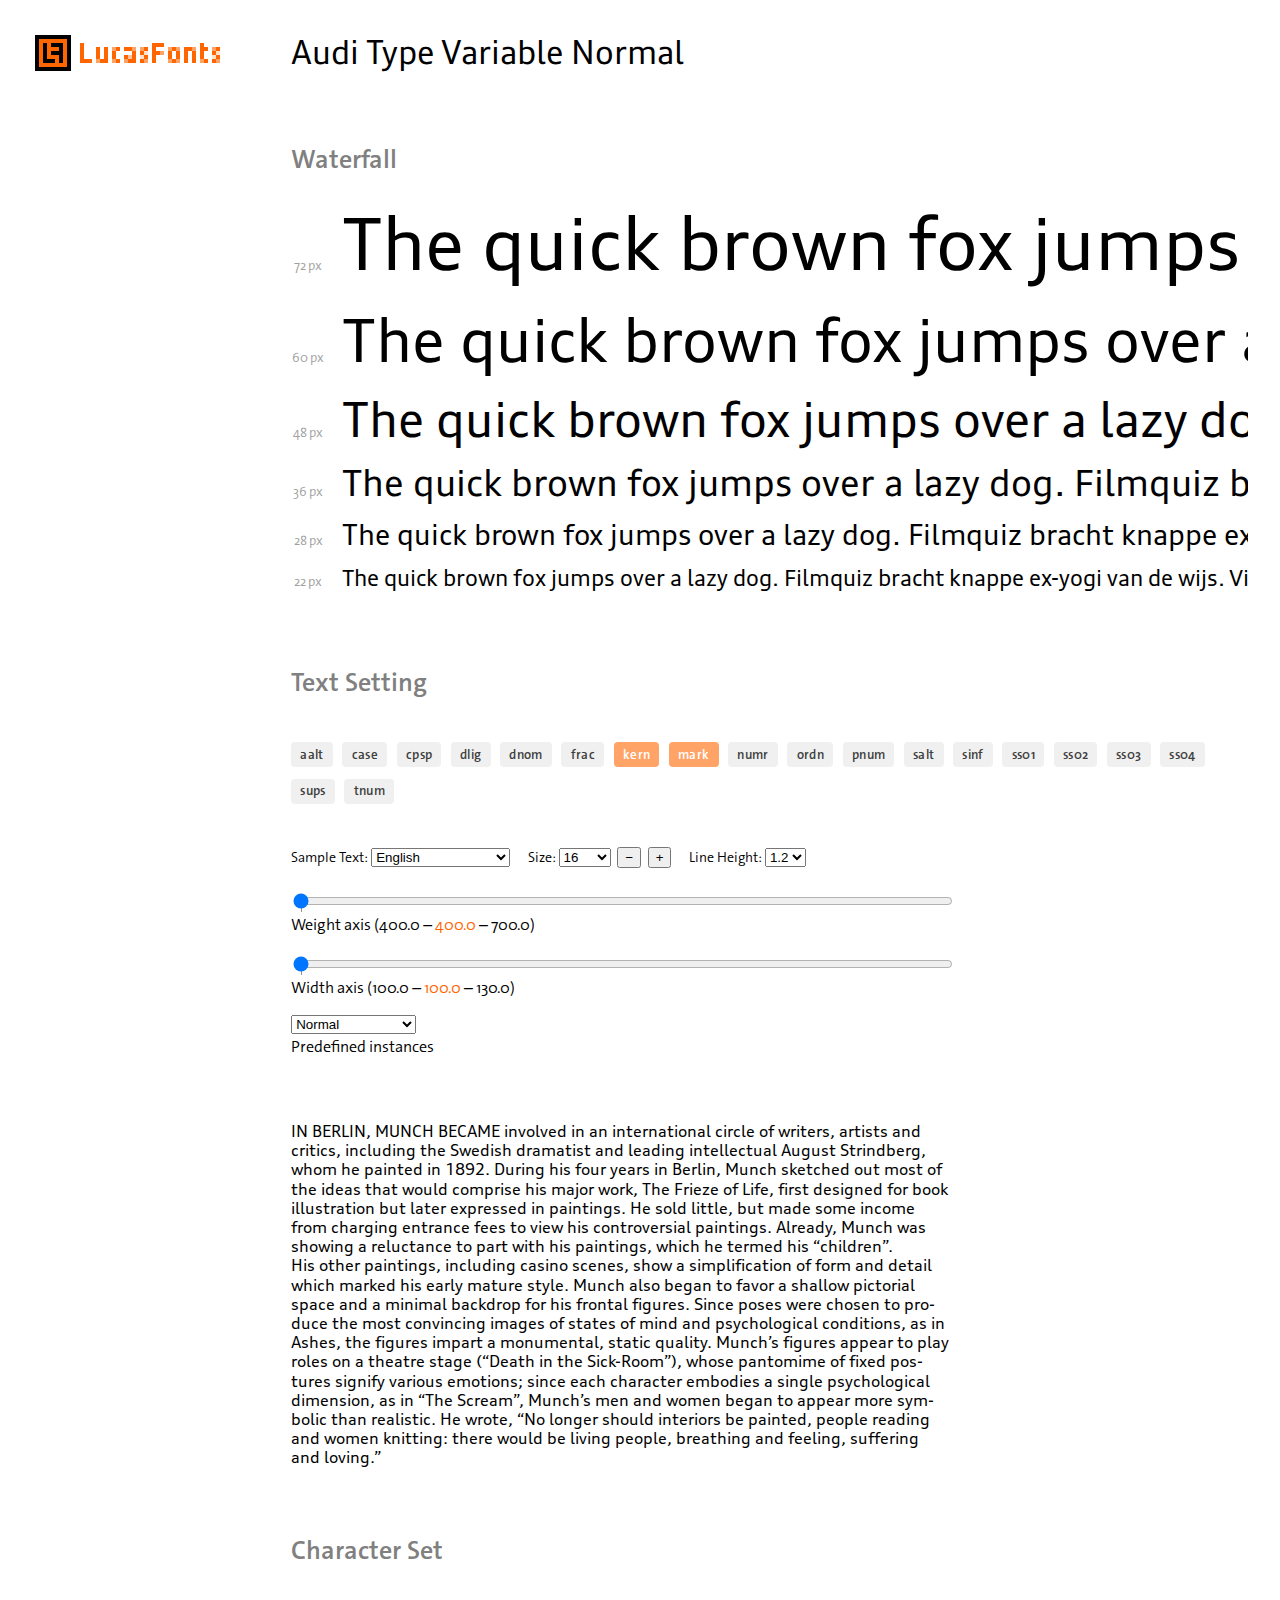
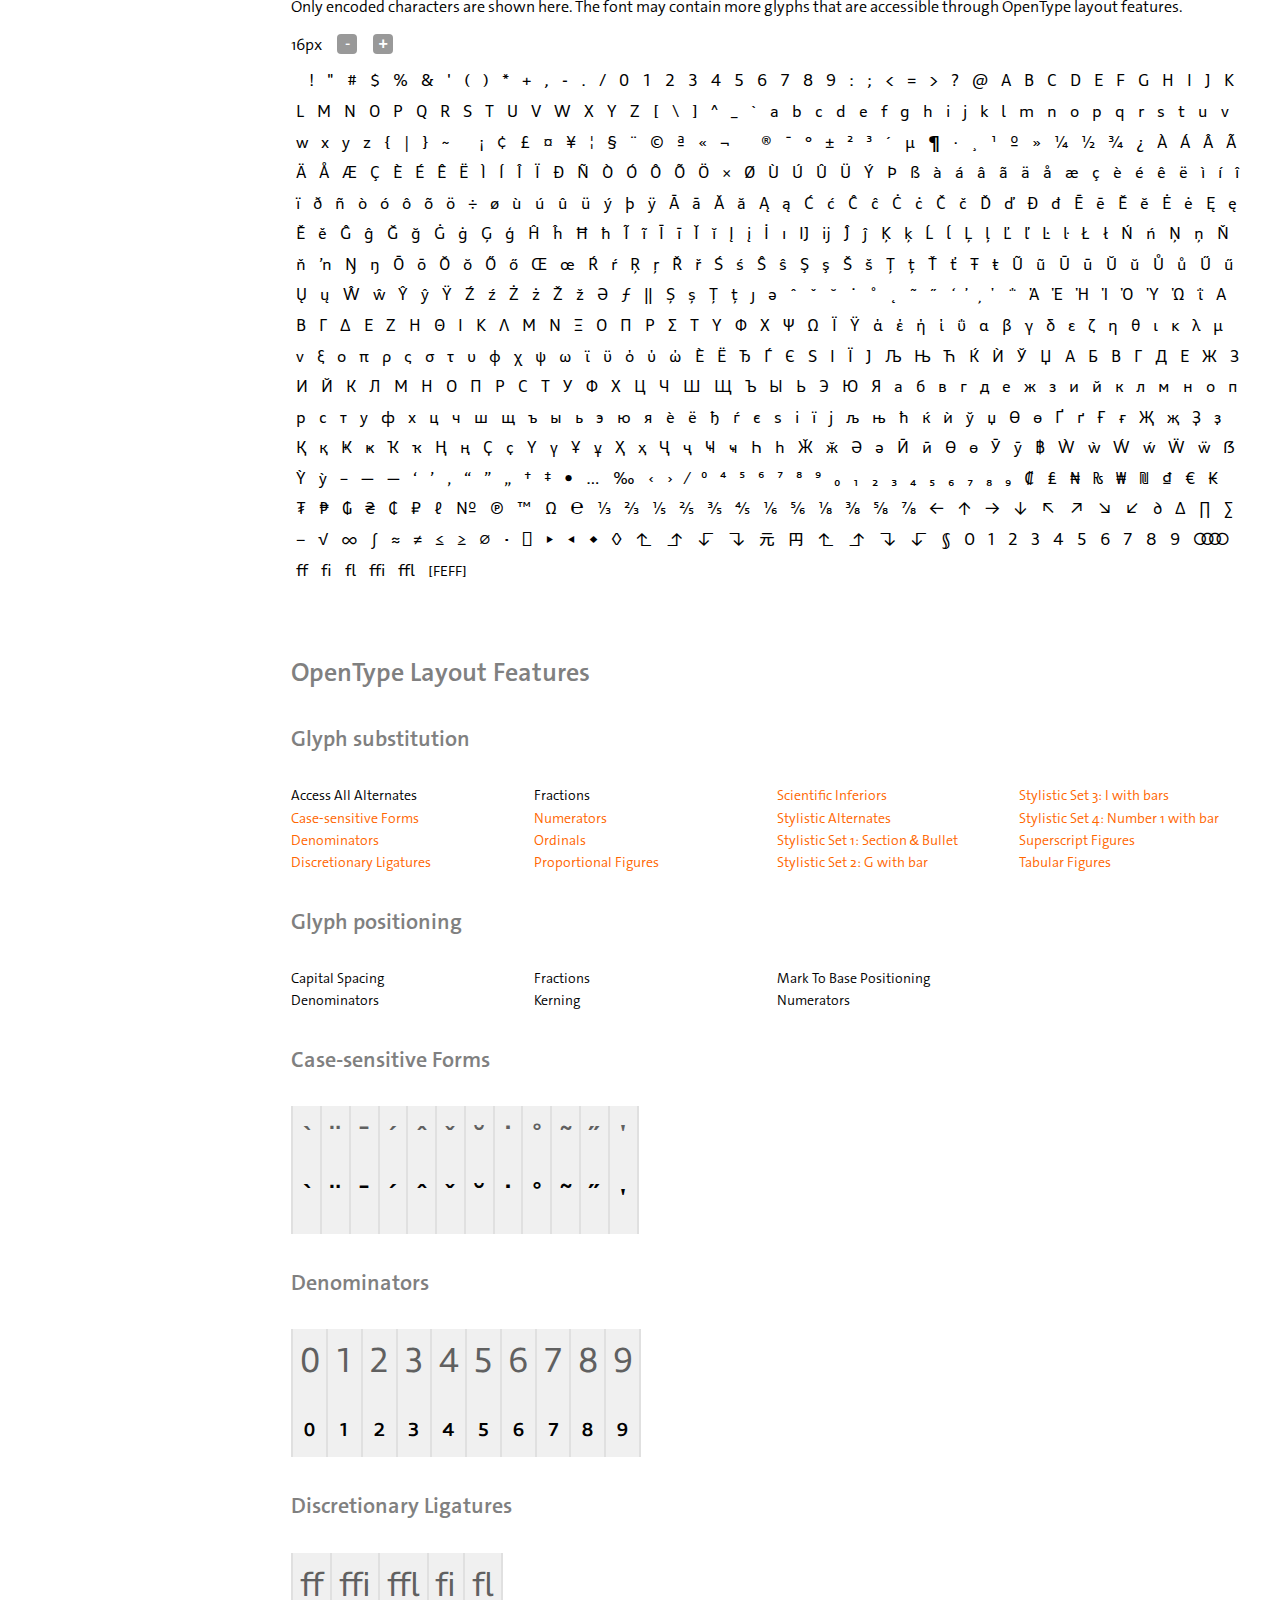
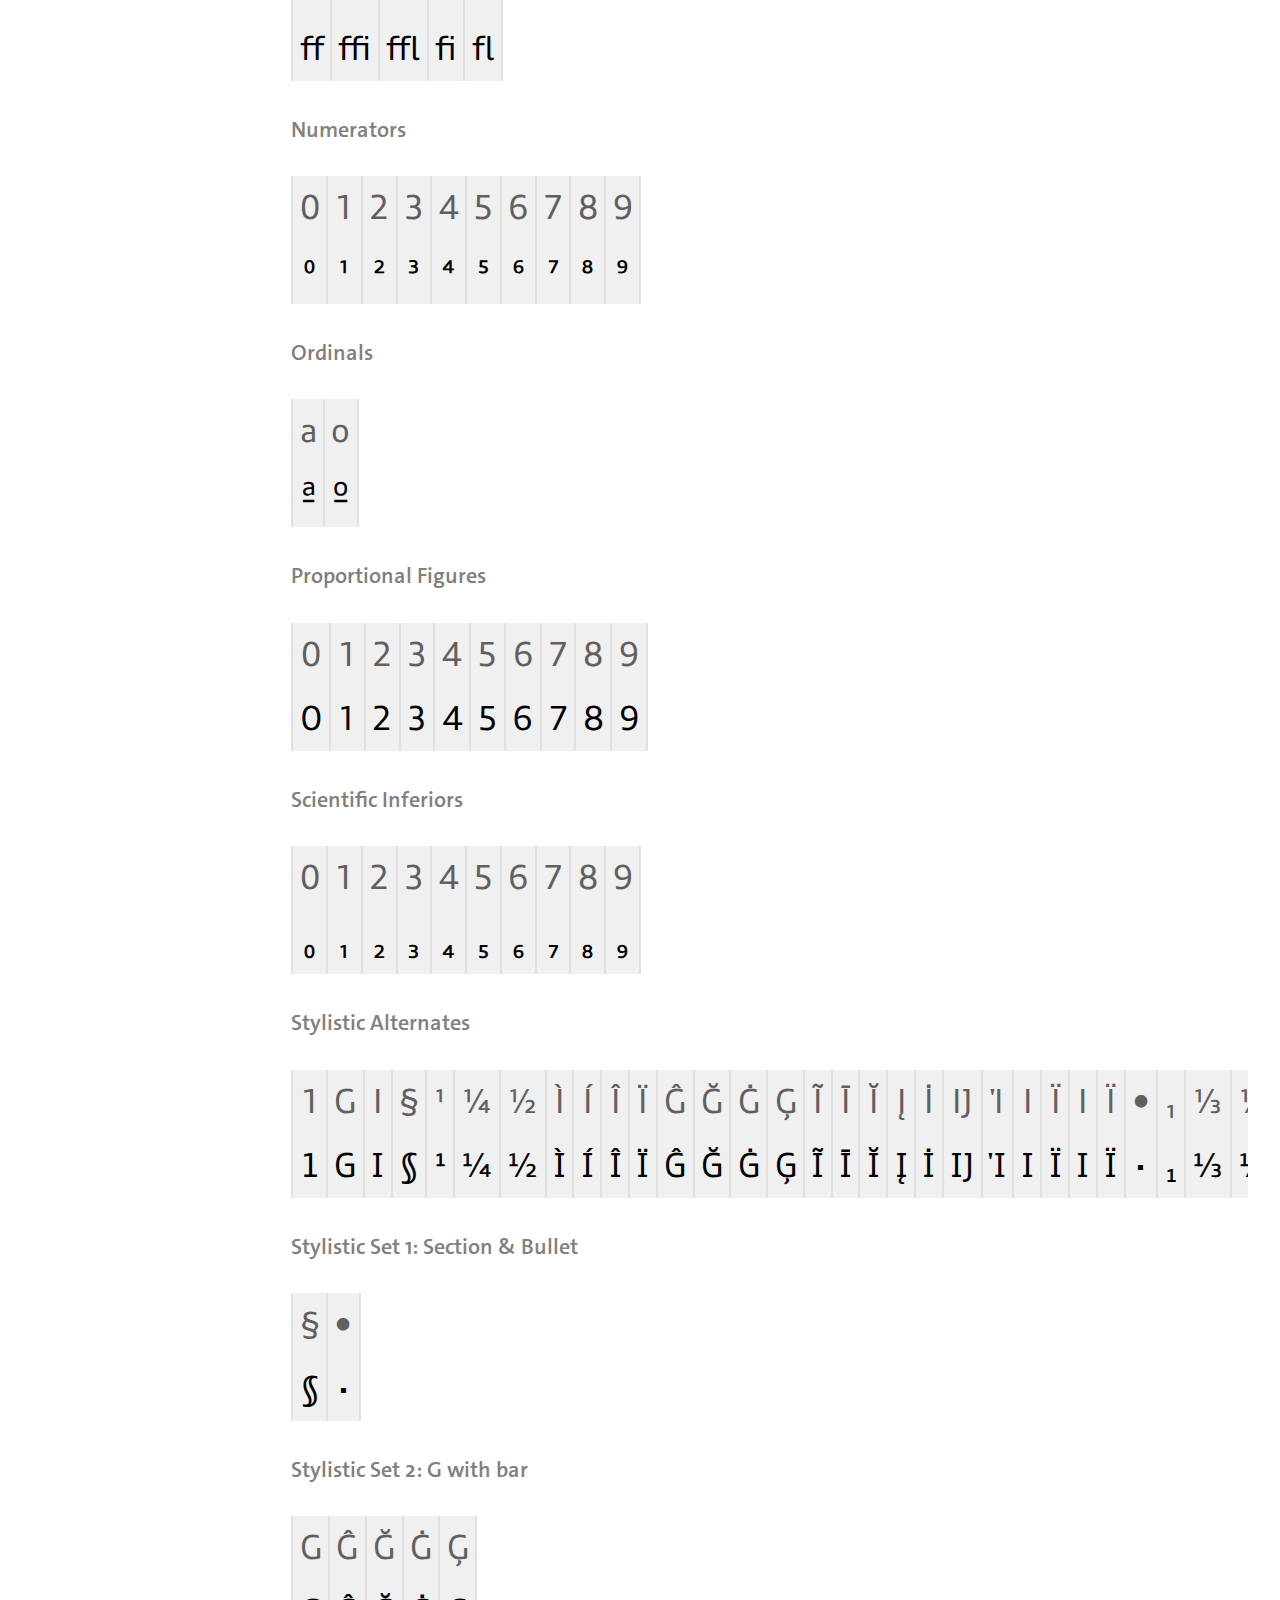
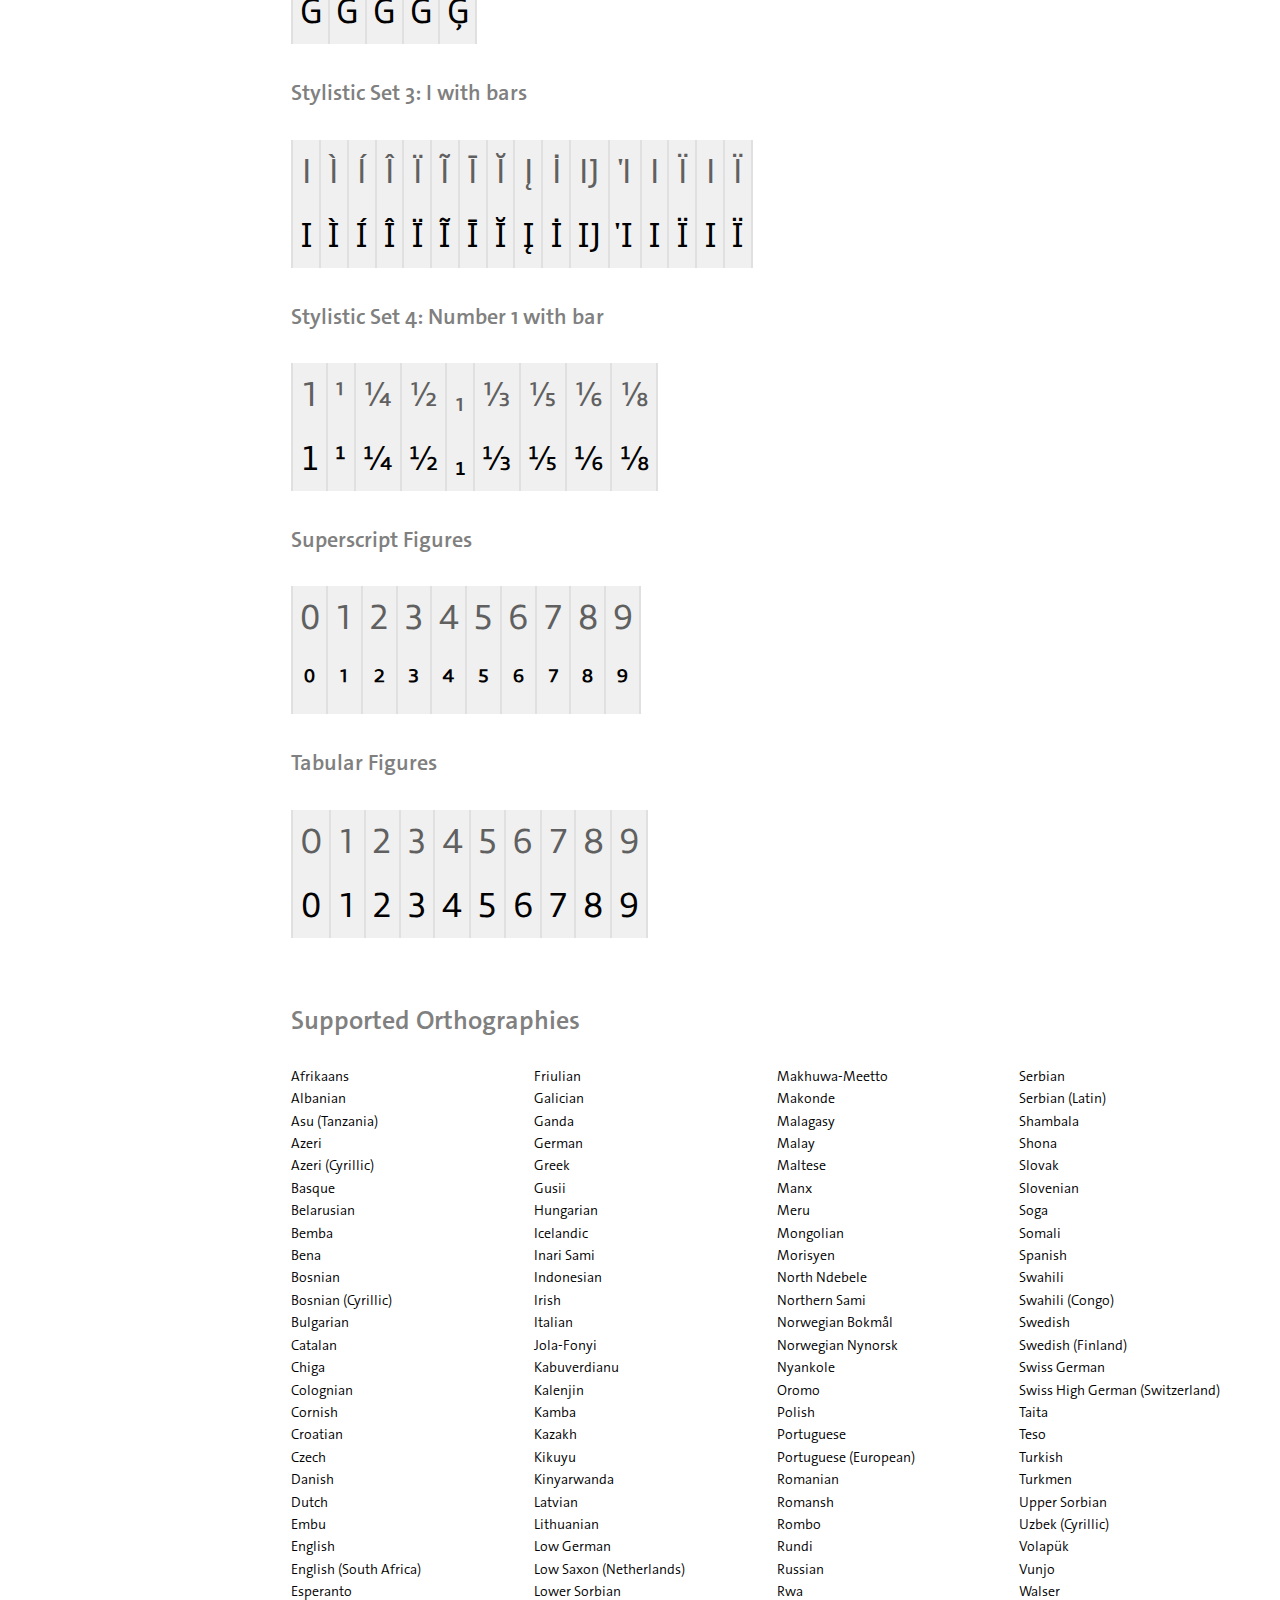
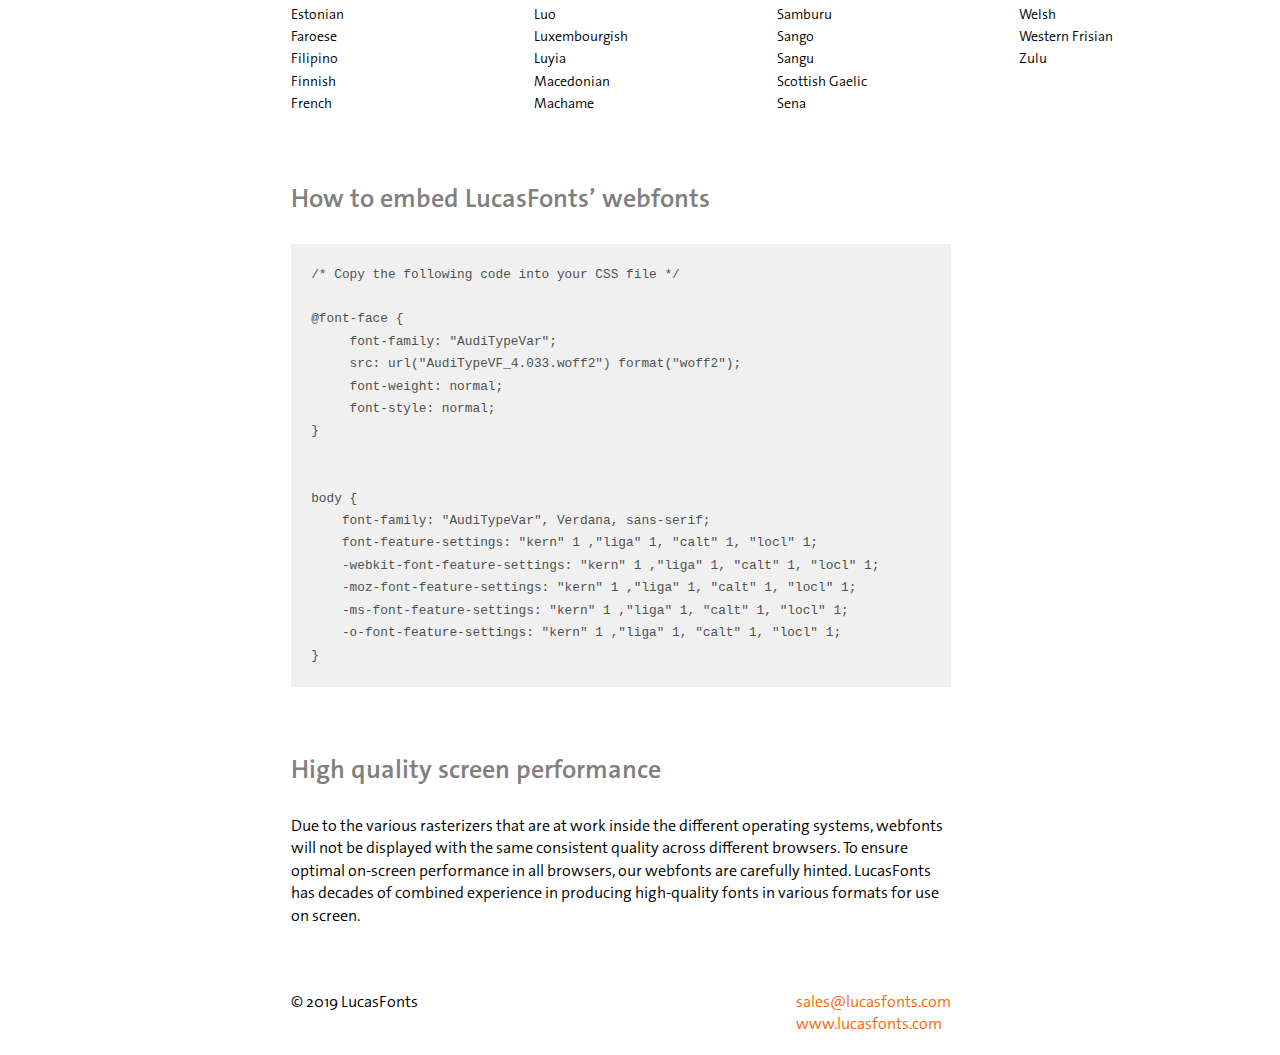
<file: fonts/audi/AudiTypeVF_4.033.html>
<!DOCTYPE html>
<html lang="en">
	<head>
		<meta charset="utf-8">
		<meta name="language" content="en">

		<title>Audi Type Variable Normal</title>

		<style type="text/css">
		<!--
			@font-face {
				font-family: "AudiTypeVar";
				src: url("AudiTypeVF_4.033.woff2") format("woff2");
				font-weight: normal;
				font-style: normal;
			}


			@font-face {
				font-family: "TextFont";
				src: url("[data-uri]") format("woff2");
				font-weight: normal;
			}

			@font-face {
				font-family: "TextFont";
				src: url("[data-uri]") format("woff2");
				font-weight: bold;
			}

			body {
				font-family: TextFont, Calibri, -apple-system, Verdana, sans-serif;
				line-height: 1.4em;
				color: #000;
				margin: 0;
				padding: 0 2em 4em 2.2em;
				font-feature-settings: 'kern' 1 ,'liga' 1, 'calt' 1;
				-webkit-font-feature-settings: 'kern' 1 ,'liga' 1, 'calt' 1;
				-moz-font-feature-settings: 'kern' 1 ,'liga' 1, 'calt' 1;
				-ms-font-feature-settings: 'kern' 1 ,'liga' 1, 'calt' 1;
				-o-font-feature-settings: 'kern' 1 ,'liga' 1, 'calt' 1;
				-webkit-font-smoothing: antialiased;
			}
			#contents { margin: 0 0 2em 16em; }
			#contents > div { margin-bottom: 4em; background: #ffffff; }
			.webfont { font-family: "AudiTypeVar", monospace; }
			p { margin: 0; }
			a, .reset { color: #ff6600; text-decoration: none; outline: none; }
			a:hover, a:active { color: #ff6600; text-decoration: underline; }
			h1 { position: relative; width: 192px; height: 36px; text-indent: -9000px; }
			h1 a { width: 192px; height: 36px; display: block; }
			h2 { margin: 35px 0 44px 0; font-size: 32px; line-height: 36px; font-weight: normal; }
			h3 { font-size: 1.6em; line-height: 1.5em; color: #808080; font-weight: bold; }
			h4 { font-family: TextFont, Calibri, -apple-system, Verdana, sans-serif; font-size: 1.4em; line-height: 1.5em; color: #808080; font-weight: bold;}
			table { border-collapse: collapse; }
			td { vertical-align: top; margin: 0; padding: 0 5em 0 0;}
			#pangram-wrapper span { display: inline-block; padding: 0.5em; margin: 0;}
			
			/*
			#waterfall-wrapper, #pangram-wrapper, #text-wrapper, #info-wrapper, #orthography-wrapper, #embedding-wrapper, #footer {
				border-top: 1px solid #CCCCCC;
				border-bottom: 1px solid #CCCCCC;
			}
			*/

			#waterfall-wrapper {
				overflow: hidden;
			}
			#waterfall-wrapper table th {
				vertical-align: baseline;
				font-size: 0.8em;
				font-weight: normal;
				white-space: nowrap;
				padding-right: 1.4em;
				color: #a0a0a0;
			}
			/*#waterfall-wrapper table tr {
				border-bottom: 1px solid #e0e0e0;
			}
			#waterfall-wrapper table {
				border-top: 1px solid #e0e0e0;
			}*/
			#waterfall-wrapper table td {
				vertical-align: baseline;
			}
			#waterfall-wrapper table td p {
				position: relative;
				white-space: nowrap;
			}
			.px72 { line-height: 76px; }
			.px72 td { font-size: 72px; }
			.px60 { line-height: 70px; }
			.px60 td { font-size: 60px; }
			.px48 { line-height: 52px; }
			.px48 td { font-size: 48px; }
			.px36 { line-height: 46px; }
			.px36 td { font-size: 36px; }
			.px28 { line-height: 38px; }
			.px28 td { font-size: 28px; }
			.px22 { line-height: 34px; }
			.px22 td { font-size: 22px; }
			#resizer { height: 30px; margin: 1em 0 0.3em 0; }
			#size-status { width: 30px; height: 30px; float: left; }
			p#pangram { font-size: 16px; line-height: 21px; color: black; padding: 0; margin: 0}
			#pangram span { border-radius: 0.2em; display: inline-block; padding: 0.1em 5px; margin: 0 3px 0.4em 0;}
			#pangram span:hover {
				transition: all 0.2s;
				transform: scale(2);
				background: #fff;
				box-shadow: 0 0 0.3em #505050;
				color: #000;
			}
			#pangram .hover { background-color: #fff; color: #ff6400 }
			#pangram .active { background-color: #ffa366; color: #fff }
			#pangram span.active:hover { background: #ffc299; color: #202020; }
			#minus, #plus { display: block; width: 20px; height: 20px; float: left; margin: 0 0 0 16px; font-weight: bold; background: #999; color: white; line-height: 20px; text-align: center;
			 -webkit-border-radius: 4px; -moz-border-radius: 4px; border-radius: 4px; }
			#minus:hover, #plus:hover { cursor: pointer; color: white; background: #666; text-decoration: none; }
			#minus:active, #plus:active { margin-top: 1px; text-decoration: none; }
			#contents > div#ot-control { line-height: 2.3em; margin-bottom: 1em;}
			#ot-control label {
				display: inline-block;
				height: 20px;
				margin: 0 0.5em 0 0;
				padding: 0.2em 0.7em 0.2em 0.7em;
				font-weight: bold;
				font-size: 13px;
				background: #f0f0f0;
				color: #404040;
				line-height: 20px;
				border-radius: 4px;
				letter-spacing: 0.03em;
			}
			#ot-control-form { background: #fff; padding: 0.5em 0 1em 0; width: 100%;}
			#ot-control-form label:hover { background: #e4e4e4; }
			
			#ot-control label.checked {
				background: #ffa366;
				color: #fff;
			}
			#ot-control label.checked:hover {
				background: #ffc299;
				color: #202020;
			}
			#ot-features .columns {
				width: 100%;
			}
			#ot-features div table {
				display: block;
				font-size: 2em;
				line-height: 2em;
				margin: 0 0 1em 0;
				padding: 0;
				overflow-x: auto;
				::-webkit-scrollbar{
				    -webkit-appearance: none;
				    width: 7px;
				}
				::-webkit-scrollbar-thumb {
				    border-radius: 4px;
				    background-color: rgba(0,0,0,.5); 
				    -webkit-box-shadow: 0 0 1px rgba(255,255,255,.5);
				}
			}
			#ot-features div td {
				margin: 0;
				padding: 0 0.2em;
				background: #F0F0F0;
				vertical-align: baseline;
				text-align: center;
				border-left: 2px solid #e0e0e0;
				border-right: 2px solid #e0e0e0;
			}
			#ot-features div table tr:first-child {
				color: #606060;
			}
			#contents > div#typography-selector { line-height: 2.3em; margin-bottom: 1em; font-size: 0.9em;}
			#typo-control-form label { margin-right: 1em; }
			#typo-control-form label button { margin-left: 0.5em; }
			#text-wrapper, #typography-selector, #info-wrapper, #footer, #embedding-wrapper, #varfont-selector { max-width: 660px; }
			#text-wrapper { hyphens: auto; -webkit-hyphens: auto; line-height: 1.2em; font-size: 16px; }
			#orthography-wrapper ul, #ot-features ul {
				font-size: 0.9em;
				padding: 0;
				list-style-type: none;
				margin: 0;
				columns: 4;
			}
			#varfont-selector input, #varfont-selector label {
				display: block;
				width: 100%;
			}
			#varfont-selector input, #varfont-selector select {
				margin-top: 1.2em;
			}
			pre { font-size: 0.8em; background: #F0F0F0; color: #505050; padding: 20px; font-family: Consolas, Menlo, "Courier New", monospace; overflow: hidden; font-feature-settings: "liga" 0; -webkit-font-feature-settings: 'liga' 0; -moz-font-feature-settings: 'liga' 0; -ms-font-feature-settings: 'liga' 0; -o-font-feature-settings: 'liga' 0;}
			.copyright { float: left; }
			.links { float: right; }
			.links a { display: block; }
			.sticky { position: fixed; top: 0; left: 0; border-bottom: 1px solid #c0c0c0; padding-left: 1em;}
			.sticky + #typography-selector { padding-top: 200px; }
			.sticky h3 {
				margin: 0.5em 0 0 0;
			}
			/*********** LOGO **************/
			#logo { width: 192px; height: 36px; float: left; position: absolute; margin: 0 60px 0 0; }
			#logo div {	position: absolute; overflow: hidden; }
			.black { background: black; }
			.orange { background: #ff6600; }
			.sub1 { width: 4px; height: 4px; background: #ffa366; }
			.sub2 { width: 4px; height: 4px; background: #ffc299; }
			.sub3 { width: 4px; height: 4px; background: #ffe1cc; }
			.lf1 { width: 36px; height: 36px; }
			.lf2 { width: 28px; height: 28px; top: 4px; left: 4px; }
			.l1 { width: 4px; height: 16px; top: 8px; left: 8px; }
			.l2 { width: 12px; height: 4px; top: 24px; left: 8px; }
			.f1 { width: 12px; height: 4px; top: 8px; left: 16px; }
			.f2 { width: 12px; height: 4px; top: 16px; left: 16px; }
			.f3 { width: 4px; height: 16px; top: 12px; left: 24px; }
			.l3 { width: 4px; height: 20px; top: 8px; left: 45px; }
			.l4 { width: 8px; height: 4px; top: 24px; left: 49px; }
			.u1 { width: 4px; height: 16px; top: 12px; left: 61px; }
			.u2 { width: 4px; height: 4px; top: 24px; left: 65px; }
			.u3 { width: 4px; height: 16px; top: 12px; left: 69px; }
			.u4 { top: 24px; left: 61px; }
			.c1 { width: 4px; height: 16px; top: 12px; left: 77px; }
			.c2 { width: 4px; height: 4px; top: 12px; left: 81px; }
			.c3 { width: 4px; height: 4px; top: 24px; left: 81px; }
			.c4 { top: 12px; left: 77px; }
			.c5 { top: 24px; left: 77px; }
			.a1 { width: 12px; height: 4px; top: 12px; left: 89px; }
			.a2 { width: 4px; height: 4px; top: 16px; left: 97px; }
			.a3 { width: 12px; height: 8px; top: 20px; left: 89px; }
			.a4 { top: 24px; left: 89px; }
			.a5 { top: 20px; left: 93px; }
			.a6 { top: 12px; left: 97px; }
			.s1 { width: 8px; height: 16px; top: 12px; left: 105px; }
			.s2 { top: 12px; left: 105px; }
			.s3 { top: 20px; left: 105px; }
			.s4 { top: 16px; left: 109px; }
			.s5 { top: 24px; left: 109px; }
			.f4 { width: 4px; height: 20px; top: 8px; left: 117px; }
			.f5 { width: 8px; height: 4px; top: 8px; left: 121px; }
			.f6 { width: 4px; height: 4px; top: 16px; left: 121px; }
			.f7 { top: 16px; left: 125px; }
			.o1 { width: 4px; height: 16px; top: 12px; left: 133px; }
			.o2 { width: 4px; height: 4px; top: 12px; left: 137px; }
			.o3 { width: 4px; height: 4px; top: 24px; left: 137px; }
			.o4 { width: 4px; height: 16px; top: 12px; left: 141px; }
			.o5 { top: 12px; left: 133px; }
			.o6 { top: 24px; left: 133px; }
			.o7 { top: 12px; left: 141px; }
			.o8 { top: 24px; left: 141px; }
			.n1 { width: 4px; height: 16px; top: 12px; left: 149px; }
			.n2 { width: 4px; height: 4px; top: 12px; left: 153px; }
			.n3 { width: 4px; height: 16px; top: 12px; left: 157px; }
			.n4 { top: 12px; left: 157px; }
			.t1 { width: 8px; height: 4px; top: 12px; left: 165px; }
			.t2 { width: 4px; height: 20px; top: 8px; left: 165px; }
			.t3 { width: 8px; height: 4px; top: 24px; left: 165px; }
			.t4 { top: 24px; left: 165px; }
			.s6 { width: 8px; height: 16px; top: 12px; left: 177px; }
			.s7 { top: 12px; left: 177px; }
			.s8 { top: 20px; left: 177px; }
			.s9 { top: 16px; left: 181px; }
			.s10 { top: 24px; left: 181px; }

			@media only screen and (max-width: 1024px) {
				#contents { margin-left: 0; }
				#logo { float: none; position: relative; }
			}

			@media only screen and (max-width: 512px) {
				#orthography-wrapper ul, #ot-features ul {
					columns: 3;
				}
			}

			@media only screen and (max-width: 420px) {
				#orthography-wrapper ul, #ot-features ul {
					columns: 2;
				}
				#ot-control label {
					font-size: 11px;
					height: 18px;
					line-height: 18px;
				}
			}
			
		-->
		</style>
		<script>
			// Variable font stuff

			var varfonts = {
				'vf-1': [
					{'tag': 'wght', 'name': 'Weight', 'default': 400.0, 'min': 400.0, 'max': 700.0},
					{'tag': 'wdth', 'name': 'Width', 'default': 100.0, 'min': 100.0, 'max': 130.0},
				],
			}

			var instances = {
				'vf-1': {
					'Normal': [
						{'tag': 'wght', 'value': 400.0},
						{'tag': 'wdth', 'value': 100.0},
					],
					'Bold': [
						{'tag': 'wght', 'value': 700.0},
						{'tag': 'wdth', 'value': 100.0},
					],
					'Wide Normal': [
						{'tag': 'wght', 'value': 400.0},
						{'tag': 'wdth', 'value': 105.0},
					],
					'Wide Bold': [
						{'tag': 'wght', 'value': 700.0},
						{'tag': 'wdth', 'value': 105.0},
					],
					'Extended Normal': [
						{'tag': 'wght', 'value': 400.0},
						{'tag': 'wdth', 'value': 130.0},
					],
					'Extended Bold': [
						{'tag': 'wght', 'value': 700.0},
						{'tag': 'wdth', 'value': 130.0},
					],
				},
			}

			function instanceSelectCallback (event) {
				const id = event.target.getAttribute('data-target')
				const elem = event.target
				const instanceCoords = instances['vf-' + id][elem.value]
				var input, inputId
				instanceCoords.forEach(function (coord) {
					inputId = coord['tag'] + '-' + id
					input = document.getElementById(inputId)
					input.value = coord['value']
				})
				updateLivePreviewFromInputs('vf-' + id, elem.parentElement)
			}

			function sizeSliderCallback (event) {
				const target = document.getElementById(event.target.getAttribute('data-target'))
				const elem = event.target
				target.style.fontSize = elem.value + 'px'
			}

			function varSliderCallback (event) {
				const id = event.target.getAttribute('data-target')
				const elem = event.target
				const div = elem.parentElement
				updateLivePreviewFromInputs(id, div)
			}

			function updateLivePreviewFromInputs (previewId, inputParent) {
				var fv = []
				inputParent.querySelectorAll('input').forEach((el) => {
					fv.push("'" + el.name + "' " + el.value)
				})
				document.querySelectorAll(".webfont").forEach((el) => {
					el.style.fontVariationSettings = fv.join(',')
				})
			}

			function getDefaultLocation (mpId) {
				// First use the global defaults
				var defaultLocation = {}

				// Update with font defaults
				const fontDefaults = varfonts[mpId]
				for (var i = 0; i < fontDefaults.length; i++) {
					var e = fontDefaults[i]
					defaultLocation[e.tag] = e.default
				}

				// Update with first named instance
				const namedInstances = instances[mpId]
				if (namedInstances.length > 0) {
					for (i = 0; i < namedInstances[0].length; i++) {
						e = namedInstances[0][i]
						defaultLocation[e.tag] = e.value
					}
				}

				return defaultLocation
			}

			function resetAxis (event) {
				// Reset an axis to default value
				const id = event.target.parentElement.htmlFor
				const tag = id.substr(0, 4)
				const fontId = 'vf-' + id.substr(5)
				const slider = document.getElementById(id)
				const v = getDefaultLocation(fontId)
				slider.value = v[tag]
				updateLivePreviewFromInputs(fontId, slider.parentElement)
			}

			// The usual stuff

			var textSize = 16,
				minFontSize = 8,
				feature_settings = "fontFeatureSettings",
				feature_on  = "' 1",
				feature_off = "' 0",
				defaultFeatures = ["calt", "ccmp", "clig", "fina", "half", "init", "isol", "liga", "locl", "med2", "medi", "nukt", "pref", "pres", "pstf", "psts", "rand", "rclt", "rvrn", "rlig", "rphf", "tjmo", "vatu", "vjmo", "abvm", "blwm", "kern", "mark", "mkmk", "opbd", "vkrn"],
				p_font_size = 16,
				p_line_height = 1.4,
				p_drop_down_sizes = [8, 9, 10, 11, 12, 13, 14, 15, 16, 17, 18, 19, 20, 21, 22, 23, 24],
				sticky_element = null,
				next_element = null,
				sticky = 0,
				sticky_end = null
				

			function OnLoad() {
				var minusButton = document.createElement("a");
				minusButton.id ="minus";
				minusButton.href = "javascript:void(0)";
				minusButton.innerHTML = "-";
				document.getElementById('resizer').appendChild(minusButton);

				var plusButton = document.createElement("a");
				plusButton.id ="plus";
				plusButton.href = "javascript:void(0)";
				plusButton.innerHTML = "+";
				document.getElementById('resizer').appendChild(plusButton);

				minusButton.onclick = reduceText;
				plusButton.onclick = enlargeText;

				const form_element = document.getElementById('ot-control-form')
				sticky_element = document.getElementById('ot-control')
				next_element = document.getElementById('ot-features')
				sticky = sticky_element.offsetTop
				if (next_element != null) {
					sticky_end = next_element.offsetTop - sticky_element.clientHeight
				}
				
				for (var i = 0; i < form_element.children.length; i++) {
					var e = form_element.children[i].children[0]
					e.style.display = 'none'
				}

				update_features()
			}
			

			function OnResize() {
				sticky_element.classList.remove("sticky")
				sticky = sticky_element.offsetTop
				if (next_element != null) {
					sticky_end = next_element.offsetTop - sticky_element.clientHeight
				}
				OnScroll()
			}


			function OnScroll() {
				if (sticky_element != null) {
					if (window.pageYOffset >= sticky && next_element != null && window.pageYOffset <= sticky_end) {
						sticky_element.classList.add("sticky")
					} else {
						sticky_element.classList.remove("sticky")
					}
				}
			}
			

			function reduceText(event, i){
				i = i || 1
				if (textSize >= minFontSize + i){
					textSize -= i
					var newSize = textSize + "px"
					document.getElementById("pangram").style.fontSize = newSize
					document.getElementById("size-status").innerHTML = newSize
				} else {
					if (textSize >= minFontSize){
						textSize = minFontSize
						var newSize = minFontSize + "px"
						document.getElementById("pangram").style.fontSize = newSize
						document.getElementById("size-status").innerHTML = newSize
					}
				}
			}


			function enlargeText(event, i){
				i = i || 1
				textSize += i;
				var newSize = textSize + "px";
				document.getElementById("pangram").style.fontSize = newSize;
				document.getElementById("size-status").innerHTML = newSize;
			}


			function reset_pangram(class_name) {
				var target_element = document.getElementById("pangram")
				for (var i = 0; i < target_element.children.length; i++) {
					const e = target_element.children[i]
					e.classList.remove(class_name)
					if (class_name == 'active') {
						e.style[feature_settings] = ""
					}
				}
			}


			function update_features(caller) {
				if (caller != undefined) {
					reset_pangram('active')
					if (caller.checked) {
						highlight_features(caller)
					}
				}
				var form_element = document.getElementById("ot-control-form")
				var target_element = document.getElementById(form_element.dataset["target"])
				var f = ""
				for (var i = 0; i < form_element.children.length; i++) {
					var e = form_element.children[i].children[0]
					var tag = e.id.substr(-4)
					if (e.checked) {
						f = f + "'" + tag + feature_on + ", "
						form_element.children[i].classList.add('checked')
					} else {
						form_element.children[i].classList.remove('checked')
						if (defaultFeatures.indexOf(tag) > -1) {
							f = f + "'" + tag + feature_off + ", "
						}
					}
				}
				f = f.substr(0, f.length - 2)
				target_element.style[feature_settings] = f
				return false
			}


			function hover_features(caller) {
				const tag = caller.id.substr(-4)
				const pangram_elements = document.getElementsByClassName(tag)
				for (var j = 0; j < pangram_elements.length; j++) {
					pangram_elements[j].classList.add('hover')
				}
			}


			function highlight_features(caller) {
				const tag = caller.id.substr(-4)
				const pangram_elements = document.getElementsByClassName(tag)
				for (var j = 0; j < pangram_elements.length; j++) {
					const e = pangram_elements[j]
					e.classList.add('active')
					e.style[feature_settings] = "'" + tag + feature_on
				}
			}


			var sampleTexts = new Map()
			sampleTexts.set("bs", "<!-- https://bs.wikipedia.org/wiki/Ekspresionizam --> <p>Ekspresionizam je termin koji je koristila grupa njemačkih umjetnika 20. vijeka kako bi opisala svoja estetska načela u umjetnosti. Taj se izraz može koristiti za svaki umjetnički rad u kojem je objektivna stvarnost pomaknuta da bi opisala unutrašnje stanje umjetnika.</p> <p>Kao poseban umjetnički pokret, njemačko ekspresionističko slikarstvo ranih 1900-ih razvija reakciju na inertne akademske standarde prethodnog vijeka. Odbija slikoviti naturalizam da bi pokazalo izravnost emocionalne ekspresije karakterizirane debelim iskrivljenim formama i napadnim bojama. Prvi ekspresionistički slikari jesu grupa nazvana Die Brücke (“Most”), koja je osnovana u Dresdenu 1905. Njihov manifest ističe važnost emocionalnog doživljaja kao testa moralnih i umjetničkih vrijednosti. Die Brücke crpi poticaj od savremenog francuskih pokreta znanog kao fovizam i ranijih umjetnika (Gauguina, Van Gogha, Toulouse-Lautreca i Muncha).</p> <p>Druga ekspresionistička grupa, Plavi jahač, osnovana je u Münchenu 1911. Ime su dobili po jednoj slici Kandinskog, koji s Franzom Marcom formulira nove estetske vrijednosti grupe.</p> <p>Ekspresionizam je imao važan utjecaj na umjetnost 20. vijeka i umjetnike u New Yorku 1940-ih i 1950-ih godina.</p>")
			sampleTexts.set("bg", "<!-- https://bg.wikipedia.org/wiki/Едвард_Мунк --> <p>Мунк пробива в Европа през 1892 г. Желанието му е да изобразява нова форма на реалността, основана на психологически преживявания, а не визуални. Следователно картините на Мунк показват душевното състояние на автора, често подсилено от изобразяването на човешка фигура на преден план и провеждащо се събитие на заден план.</p> <p>„Викът“ (1893; първоначално озаглавена „Отчаяние“), най-известната картина на Мунк, се смята за икона на екзистенциалното страдание. На въпроса за тази картина „Защо крещи?“, Мунк веднъж шеговито отговорил „Изгубила си е чантичката“.</p> <p>Както при много негови творби, той рисува няколко нейни версии. „Викът“ е измежду картините от серия, наречена „Фризът на живота“ (Lebensfries), в която Мунк изследва темите за живота, любовта, страха, смъртта и меланхолията. Тя е открадната от музея на Мунк (Munch-museum) в Осло, Норвегия, на 22 август 2004 г., но по-късно е намерена. Според непотвърдени слухове картината е унищожена от крадците.</p> <p>Темите от „Фризът на живота“ постоянно се връщат в творчеството на Мунк в картини като „Болното дете“ (1886, портрет на болната му сестра Софи), „Вампир“ (1893 – 1894), „Пепел“ (1894), и „Мостът“. Последната показва слаби фигури с безлични или скрити лица, над които се издигат заплашителните форми на дебели дървета и надвесени къщи. Мунк изобразява жените или като крехки, невинни страдалки, или като смъртнобледи, пиещи живота вампири. Много изследователи смятат, че това отразява неговите сескуални страхове.</p>")
			sampleTexts.set("ca", "<p>LA MEDUL·LA ESPINAL ÉS UNA ESTRUCTURA de forma cilíndrica que està situada a l’interior del conducte raquidi. La seva funció és la conducció dels senyals nerviosos motrius (procedents del cervell i es dirigeixen cap al tronc i extremitats) i sensitius (en sentit contrari). La medul·la espinal humà està dividit en 31 segments diferents; i en cada segment, a dreta i a esquerra hi ha els nervis espinals que condueixen els senyals otrius i sensitius esmentats.</p> <p>Es tracta de la continuació cap avall del bulb raquidi (vora superior de l’atles) i té una longitud d’uns 46&nbsp;cm. Acaba amb una estructura de volum decreixent anomenada con medul·lar, a nivell del disc intervertebral de les dues vèrtebres lumbars superiors (L1-L2). Aquesta terminació es prolonga en forma d’un fil que s’aprima progressivament i que s’anomena fil terminal.</p> ")
			sampleTexts.set("hr", "<p>Krik (1893.; izvornog naziva “Očaj”) je najslavnija Munchova slika koja spada u najprepoznatljivija svjetska djela. Ona pripada skupini slika koje je Munch nazvao “Friz života”, a u kojoj je istraživao teme života, ljubavi, straha, smrti i melankolije. Kao što je slučaj i s drugim djelima iz ove serije, Munch je napravio brojne verzije istog motiva. Najpoznatija verzije je bila ukradena iz Munchovog muzeja u Oslu, 22. kolovoza, 2004. god., no već 31. kolovoza, 2006. norveška policija je pronašla počinitelje i povratila sliku skupa s još jednom – Madonna.</p> <p>Teme iz Friza života se kontinuirano provlače kroz njegov cijeli život. One se mogu prepoznati u djelima kao što su: Bolesno dijete (1886., portret njegove preminule sestre Sofije), Pepeo (1894.) i Most. Na “Mostu” se nalaze bezoblične figure koje nemaju prepoznatljivih karakteristika i lica. Zastrašujući oblici tamnog drveća i kuća natkrivljuju figure i pojačavaju osjećaj strave. Žene su na Munchovim slikama prikazivane ekstremno, ili kao krhke, nevine žrtve ili kao smrtonosne vampirice. Mnogi kažu da to proizilazi iz njegovih seksualnih tjeskoba.</p>")
			sampleTexts.set("cs", "<p>Edvard Munch se narodil na vesnici Ådalsbruk v Løten Christianu Munchovi, vojenskému lékaři, a Lauře Cathrine Bjølstad. Měl jednu starší sestru Johannu Sophii (* 1862) a tři mladší sourozence. V roce 1864 se rodina přestěhovala do Kristianie (dnes Oslo), kde v roce 1868 zemřela matka na tuberkulózu. Sourozenci byli poté vychováváni tetou Karen a otcem, který ale reagoval na smrt své matky příklonem k pietismu, což způsobilo jeho myšlenkové oddálení se od rodiny.</p> <p>V této době byl Edvard často nemocný a pro zabavení si kreslil, k čemuž byl veden tetou a spolužáky. Otec také uváděl syna do historie, literatury a bavil děti barvitým vyprávěním strašidelných příběhů a povídek Edgara Allana Poea.</p> <p>Otcovy příběhy, jeho upozorňování na to, že je sledován matkou z nebe a chatrné zdraví u mladého Edvarda pomáhaly rozvinout vize nočních můr. Ostatně ani zbytek sourozenců na tom nebyl duševně ani fyzicky příliš dobře. V roce 1877 zemřela nejstarší sestra. Ze sourozenců se pouze jedna sestra vdala, ale zemřela brzy po svatbě. U mladší sestry Inger byla diagnostikována duševní porucha už v mládí. U samotného Edvarda byla diagnostikována bipolární afektivní porucha.</p>")
			sampleTexts.set("da", "<p>BYGNINGEN ER TEGNET AF ARKITEKTERNE Gunnar Fougner og Einar Myklebust. Sidstnævnte var også arkitekt for en betydelig udvidelse og restaurering, indviet i 1994 på 50-årsdagen for Munchs død. Mens det oprindelige museum blev finansieret af overskuddet ved driften af Oslo Kinematografer, blev det sidste byggetrin for en stor del finansieret ved en kontrakt med det japanske selskab Idemitsu Kosan co. Ltd.</p> <p>Museet er skabt på basis af Edvard Munchs testamentariske gave til Oslo kommune, omfattende omkring 1.100 malerier, 15.500 grafiske blade fordelt på 700 motiver, 4.700 tegninger, samt seks skulpturer. I tillæg kom næsten 500 trykplader, 2.240 bøger, notesbøger, dokumenter, fotografier, værktøj, rekvisitter og møbler. Munchs omfattende brevsamling blev senere testamenteret til museet af hans søster, Inger Munch, sammen med et betydeligt antal originalværker, særlig fra 1880-erne.</p> <p>Denne gave, andre gaver og byttehandel har gjort, at over halvdelen af Munchs malerier, samtlige grafiske motiver og alle eksisterende trykplader i dag er i museets eje. Dette sætter Munch-museet i en særstilling internationalt og giver et godt grundlag for specialudstillinger i museet og en udstrakt udstillingsvirksomhed over hele verden.</p>")
			sampleTexts.set("nl", "<p>In de winter van 1908/1909 kreeg Munch een zenuwinzinking en werd hij opgenomen in een rusthuis te Kopenhagen. Het jaar daarop hervatte hij zijn werk en vestigde hij zich in Noorwegen. Het omvangrijke oeuvre dat in deze nieuwe fase van zijn kunstenaarsbestaan ontstond mist over het algemeen de intensiteit van zijn vroegere werk. De uitbeelding van persoonlijke wanhoop maakte plaats voor optimistischere en algemenere onderwerpen: landschappen, arbeiders en kinderen. Typerend voor zijn veranderde instelling zijn de grote muurschilderingen voor de aula van de universiteit van Oslo (1916). In 1916 kocht hij een huis te Ekely, nabij Oslo, waar hij de rest van zijn leven is blijven wonen.</p> <p>In 1937 werden de schilderijen van Munch door de nationaalsocialisten als ‘entartete Kunst’ bestempeld; 82 van zijn werken werden daarom in Duitsland in beslag genomen.</p> <p>Edvard Munch overleed begin 1944 op tachtigjarige leeftijd.</p> <p>Hij was dé grote voorman van het expressionisme. Aanvankelijk werd hij beïnvloed door het impressionisme en het symbolisme. Zijn werken waren vooral post-impressionistisch, maar droegen ook veel bij tot het expressionisme.</p> <p>Munch legde zich vooral toe op het uitbeelden van menselijke emoties, angsten en onzekerheden. De schrille kleuren en de expressieve lijnvoering die hij hierbij gebruikte, alsmede de keuze van zijn onderwerpen hadden grote invloed op de ontwikkeling van het expressionisme. Munch verzoende in zijn werken tegenstrijdigheden zoals leven en dood, de verticale en de horizontale lijn en beweging en stilstand.</p>")
			sampleTexts.set("en", "<p>IN BERLIN, MUNCH BECAME involved in an international circle of writers, artists and critics, including the Swedish dramatist and leading intellectual August Strindberg, whom he painted in 1892. During his four years in Berlin, Munch sketched out most of the ideas that would comprise his major work, The Frieze of Life, first designed for book illustration but later expressed in paintings. He sold little, but made some income from charging entrance fees to view his controversial paintings. Already, Munch was showing a reluctance to part with his paintings, which he termed his “children”.</p> <p>His other paintings, including casino scenes, show a simplification of form and detail which marked his early mature style. Munch also began to favor a shallow pictorial space and a minimal backdrop for his frontal figures. Since poses were chosen to produce the most convincing images of states of mind and psychological conditions, as in Ashes, the figures impart a monumental, static quality. Munch’s figures appear to play roles on a theatre stage (“Death in the Sick-Room”), whose pantomime of fixed postures signify various emotions; since each character embodies a single psychological dimension, as in “The Scream”, Munch’s men and women began to appear more symbolic than realistic. He wrote, “No longer should interiors be painted, people reading and women knitting: there would be living people, breathing and feeling, suffering and loving.”</p>")
			sampleTexts.set("et", "<p>Trükkimiseks võetakse 8–12 cm paksune lihvitud lubjakiviplaat ehk litokivi ja sellele joonistatakse kujutis rasvase kriidi ja/või tušiga. Seejärel söövitatakse kiviplaadi pinda nõrga lämmastikhappe lahusega, mille toimel värvis sisalduv rasv ühineb keemiliselt kiviga. Joonisevabadel pindadel laiendab hape kivi poore ja muudab pinna aga vastuvõtlikuks vee toimele. Plaat kaetakse joonisele kaitsekihi saamiseks kummiaraabikuga. Tõmmist tehes kantakse trükivärv niisutatud kivile — värv jääb püsima joonistusele, kuna joonistuseta pinnad ei võta vee tõttu värvi vastu. Trükitakse spetsiaalse litopressiga.</p> <p>Varasemate graafikatehnikatega võrreldes oli litograafia eeliseks lihtsam ja kiirem tulemuse saavutamine, lisaks piiramatu tõmmiste arv.</p> <p>Litograafiale kaudselt sarnanevaid meetodeid on kasutusele võetud ka mikrokiipide tootmiseks. Näiteks nanoelektroonika valdkonnas rakendatakse nanolitograafiat.</p>")
			sampleTexts.set("fi", "<!-- https://fi.wikipedia.org/wiki/Edvard_Munch--> <p>Munchin tunnetuin teos on Huuto (1893). Se kuuluu laajempaan teossarjaan Elämänfriisi, jossa on neljä pääteemaa: 1. rakkauden siemen, 2. rakkaus, joka kukoistaa ja kuolee, 3. elämisen ahdistus ja 4. kuolema. Alkuperäisessä vuoden 1893 sarjassa oli kuusi teosta, mutta sarja kasvoi 22-osaiseksi. Munch päivitti sitä jatkuvasti, ja jos joku teos myytiin, hän maalasi sen tilalle uuden.</p> <p>Huudon lisäksi Munchin tunnetuimpiin aiheisiin kuuluu esimerkiksi Sairas lapsi (muotokuva sisaresta Sophiesta, joka oli kuollut yhdeksän vuotta aiemmin), Puberteetti, Madonna, Tuhkat, Vampyyri, Melankolia, Ilta Karl Johanilla, Elämäntanssi ja Tyttöjä sillalla.</p> <p>Vuosikymmenten kuluessa Munch teki monista aiheistaan lukuisia erilaisia versioita, maalauksia, grafiikkaa ja piirroksia, ja hän käsitteli teostensa aiheita myös tekstuaalisesti. Munchin ura taiteilijana kesti yli 60 vuotta. Uransa alkuvaiheessa Munchin tuotantoa leimasi realismi, mutta myöhemmin hänen ilmaisunsa sai syntetis-symbolistisia piirteitä, ja 1900-luvun alkupuolella Munchin maalausten tumma värimaailma kirkastui. Käännekohta positiivisempiin mutta vähemmän intensiivisiin töihin on ajoitettu vuosiin 1908–1909 jolloin Munch koki hermoromahduksen. Munchin teoksissa on joukko tiheästi toistuvia symboleita, kuten aurinko, kuunpylväs, naisen tuulessa hulmuavat hiukset ja elämänpuu.</p>")
			sampleTexts.set("fr", "<p>LE 8 NOVEMBRE 1880, MUNCH écrit dans son journal&#x2009;: «&#x2009;Ma décision est arrêtée, je serai peintre&#x2009;». Il a alors seize ans.</p> <p>Mais son père, patriarche autoritaire, le contraint à des études techniques d’ingénieurie, tout en le laissant s’adonner à ce qu’il considère juste comme un hobby. Il l’inscrit d’office à l’école technique de Christiana.</p> <p>L’enfant malade est une toile de jeunesse de Munch, réalisée dans la maison au n°1 de Schouss Plass, dans la banlieue ouvrière de Grünerløkka. Celle qui incarne la figure maternelle est la tante Karen-Marie Bjøllstad (1839–1931). Une première brouille surviendra entre le neveu et la tante au fort caractère lorsque le premier artiste griffe violemment la toile. Une seconde séparation beaucoup plus durable sur le plan affectif se place entre 1902 et surtout 1910 lorsque l’artiste commence à revenir plus fréquemment en Norvège, la tante lui reprochant sa vie dissolue. Au point que le vieil artiste n’assista aux obsèques de la tante qui l’avait éduqué et élevé qu’à courte distance de l’église et du cimetière, ne pouvant pas sortir de sa voiture.</p>")
			sampleTexts.set("de", "<p>DIE ERSTE FASSUNG von „Mädchen auf der Brücke“, damals noch „Sommernacht“ betitelt, entstand im Sommer 1901 in Åsgårdstrand, einem Ort, in dem Munch seit langem die Sommermonate verbrachte und in dem viele seiner bekannten Bilder entstanden sind. Bei seiner ersten Ausstellung im Folgejahr auf der Berliner Sezession wurde es von der zeitgenössischen Kritik begeistert aufgenommen. Für Max Liebermann war es das beste Bild Munchs, und Walter Leistikow wollte es erwerben, doch Munch hatte es bereits dem norwegischen Kunstsammler Olaf Schou als Ersatz für das kurz zuvor bei einem Schiffstransport zerstörte Gemälde „Zwei Menschen (Die Einsamen)“ versprochen. Schou schenkte das Bild 1909 der Norwegischen Nationalgalerie.</p> <p>Zehn der insgesamt zwölf von Munch angefertigten Gemälde befinden sich in öffentlichen Sammlungen; zwei weitere in Privatbesitz. Eine Fassung aus dem Jahr 1902, deren Provenienz sich seit 1915 durch verschiedene Privatsammlungen nachvollziehen lässt, wurde im November 2016 für knapp 54,5 Millionen Dollar bei Sotheby’s an einen unbekannten Käufer versteigert. Zu diesem Zeitpunkt war es, nach einer Version von „Der Schrei“, das Gemälde Munchs, für das der zweithöchste Preis bezahlt worden war.</p> ")
			sampleTexts.set("el", "<p>ΤΟ ΜΟΥΣΕΊΟ ΧΡΗΜΑΤΟΔΟΤΉΘΗΚΕ ΑΠΌ ΤΑ κέρδη των δημοτικών κινηματογράφων του Όσλο και άνοιξε τις πόρτες του το 1963, τιμώντας την 100ή επέτειο από τη γέννηση του ζωγράφου. Η συλλογή αποτελείται από τα έργα και τα άρθρα που κληροδότησε ο Μουνκ στο δήμο του Όσλου, επιπρόσθετα έργα που δωρήθηκαν από την αδερφή του, Ίνγκερ Μουνκ, και ποικίλα άλλα έργα που αποκτήθηκαν με διάφορους τρόπους. Ως αποτέλεσμα αυτών, το μουσείο διαθέτει σήμερα στην μόνιμη συλλογή του πάνω από τη μισή από την όλη παραγωγή ζωγραφικών πινάκων του καλλιτέχνη και τουλάχιστον ένα αντίγραφο από όλες τις εκτυπώσεις του. Αυτά ξεπερνούν τους 1.100 ζωγραφικούς πίνακες, 15.500 εκτυπωμένα έργα που καλύπτουν διάφορα μοτίβα, έξι γλυπτά, καθώς και 500 πλάκες, 2.240 βιβλία και διάφορα άλλα αντικείμενα.</p> <p>Επιπροσθέτως της συλλογής αυτής καλλιτεχνικών έργων, το μουσείο εμπεριέχει επίσης εκπαιδευτικούς τομείς, καθώς και τομείς συντήρησης. Διαθέτει επίσης εγκαταστάσεις για εφαρμοσμένες τέχνες.</p> <p>Η δομή του μουσείου σχεδιάστηκε από τους αρχιτέκτονες Γκούναρ Φούγκνερ (Gunnar Fougner) και Έιναρ Μύκλεμπουστ (Einar Myklebust). Ο Μύκλεμπουστ συνέβαλε σημαντικά και στην επέκταση και ανακαίνιση του μουσείου το 1994 για το 50ό αφιέρωμα από το θάνατο του Μουνκ.</p>")
			sampleTexts.set("hu", "<!-- https://hu.wikipedia.org/wiki/Edvard_Munch --> <p>1889-ben nyílt meg Munch első önálló kiállítása Norvégiában. Októberben állami ösztöndíjjal beiratkozott Párizsban Léon Bonnat-hoz. Közben meghalt az édesapja. 1890-ben hazautazott, majd ismét megújította ösztöndíját. Második útján azonban reumás lázat kapott és hónapokat kórházban kellett töltenie. 1892-ben otthon megtartotta második önálló kiállítását, amely a helyi kritikusok körében felháborodást keltett, viszont figyelemre méltónak találta Adelsten Normann, a Berlini Művészek Szövetségének igazgatója. Meghívta a kiállítás anyagát Berlinbe. Az azonban ott is botrányt kavart, mivel a szervezet tagságának ízléséhez a képanyag túl radikális volt. A kiállítást egy hét múlva bezáratták. Munch kihasználta a nyilvánosságot. Kibérelt egy lakást a Friedrichstrassén és a norvég zászlóval vonta be a bejárat feletti részt. Letelepedett Berlinben és közben körbeutazta Németországot és Skandináviát. Elszegényedett és az utcára került, miután kitették bérelt lakásából. Ezután sikerült támogatókat találnia, köztük Walter Rathenaút, az AEG igazgatóját. Új baráti kört talált. A berlini csoport központjában a lengyel író, Stanislas Przybyszewski és felesége, Dagny Juel állt. Dagnyba, a fiatal zeneszakos diáklányba ekkor egyszerre volt szerelmes a férje, a színdarabíró Strindberg, a művészetkritikus Julius Meier-Graefe és Munch. Másik viharos szerelmi ügye 1893-ban egy gazdag christianiai borkereskedő leányával, Tulla Larsennel esett meg. Szakított a hölggyel, és másik faluba költözött. Egy éjjel barátai átmentek hozzá, hogy közöljék vele, hogy a leány haldoklik, és még utoljára látni kívánja. Munch átsietett hozzá, megérkezésekor a lány az ágyban feküdt, gyertyákkal oldalán. Amikor meglátta Edvardot, felpattant az ágyból és közölte, hogy csak színjáték volt. Egy revolver is előkerült, amivel megfenyegette Munchot, hogy jöjjön vissza hozzá. Dulakodni kezdtek, a pisztoly elsült és a lövés bal keze középső ujjának utolsó percét leszakította.</p>")
			sampleTexts.set("id", "<!-- https://id.wikipedia.org/wiki/Edvard_Munch --> <p>The Scream (1893; awalnya disebut Despair), lukisan paling terkenal Munch, dianggap sebagai ikon penggambaran penderitaan dan merupakan salah satu bagian dari seri yang disebut The Frieze of Life, di mana Munch mengeksplorasi tema kehidupan, cinta, takut, kematian, dan kesedihan. Sebagaimana halnya dengan banyak karya lainnya, Munch melukis beberapa versi lukisan ini. Salah satu dicuri pada tahun 1994 dan lainnya pada tahun 2004. Kedua lukisan yang dicuri ini akhirnya dapat ditemukan kembali.</p> <p>Tema The Frieze of Life berulang pada karya-karya Munch selanjutnya, dalam lukisan seperti The Sick Child (1886, lukisan saudara perempuannya yang telah meninggal, Sophie), Vampire (1893–94), Ashes (1894), dan The Bridge. Lukisan terakhir menggambarkan sosok pincang dengan wajah yang samar yang dilatarbelakangi oleh bayangan pohon besar dan rumah yang menakutkan. Munch selalu menggambarkan wanita sebagai sosok yang rapuh, korban yang tak bersalah, atau vampir pencabut nyawa yang mengerikan. Para analis mengatakan bahwa hal ini mencerminkan kecemasan seksualnya.</p>")
			sampleTexts.set("it", "<p>Munch si recò a Parigi nell’autunno del 1889, nel giubilo generale per l’appena inaugurata Exposition Universelle; uno dei suoi quadri, Il mattino (1884), venne subito inserito fra le eccellenze da esporre nel padiglione della Norvegia, nell’ambito dell’Expo. Durante il soggiorno parigino, Munch trascorreva la mattina nel trafficato atelier di Bonnat, che gli trasmise i rudimenti del nudo artistico, mentre il pomeriggio si aggirava per la città, frequentando sia l’Esposizione Universale che i musei più prestigiosi. Molto presto, tuttavia, il giovane Edvard iniziò ad annoiarsi del corso d’arte di Bonnat: «mi stanca e mi annoia» scrisse «anzi, mi intorpidisce».</p> <p>Per questo motivo, Munch, che si era distinto fra gli allievi più dotati, dopo qualche mese si trasferì a Saint-Cloud, un sobborgo sulle rive della Senna. Dalla finestra al secondo piano dell’hotel Belvedere, dove soggiornava, il pittore poté osservare il movimento incessante delle barche, nelle diverse condizioni di luce: dipinse questo scenario in tutti i modi possibili, anche con un atteggiamento forse inconsapevole da impressionista francese, che emerge soprattutto ne La senna a Saint-Cloud del 1890.</p> <p>Durante la parentesi parigina, infatti, Munch ebbe modo di ammirare le opere di molti artisti influenti: i suoi prediletti furono Paul Gauguin, Vincent van Gogh e Henri de Toulouse-Lautrec, accomunati dal loro sapiente uso del colore per trasmettere emozioni. Munch trovò particolarmente degna di nota la «reazione contro il realismo» di Gauguin, e il suo credo secondo cui «l’arte è frutto dell’uomo e non un’imitazione della natura», seguendo quel filone già timidamente annunciato da Whistler.</p> ")
			sampleTexts.set("lv", "<!-- https://lv.wikipedia.org/wiki/Edvards_Munks --> <p>Edvards Munks dzimis 1863. gadā Lētenē Norvēģijā. Agri sāka interesēties par mākslu un jau no 1877. gada radījis ļoti labas gleznas. Viņu spēcīgi ietekmējušas slimības, kas skāra viņa ģimenes locekļus, nāve mākslinieka daiļradē kļūst par vienu no biežākajām tēmām. 1893. gadā top Munka slavenākais darbs “Kliedziens”, kam 1894. gadā seko glezna “Satraukums”. 1899. gadā Itālijā E.Munks sajūsminājies par Renesanses un Rafaēla darbiem, kas iedvesmoja viņa dekoratīvos panno “Sarkanās vīnstīgas” 1898–1900 un “Golgāta” 1900. No 1901. līdz 1913. gadam mākslinieka darbi regulāri tika izstādīti Vīnē. 1903. gadā Munks kļūst par Parīzes neatkarīgo mākslinieku apvienības biedru un izstāda darbus viņu salonā. 1906. gadā top dekorācijas Ibsena lugu “Spoki” un “Heda Gablere” iestudējumiem. 1908.–1909. gadā Munks aizrāvies ar alkoholu un provocējis niknas ķildas. Tas māksliniekam izraisījis smagu depresiju, no kā viņš ārstējies Dānijā.</p> <p>1910. gadā, pēc atgriešanās Oslo, Munks pievērsies peldēšanas ainu, dzīvnieku un dabas glezniecībai. Viņš meklē universālāku izteiksmi, ko apvieno ar sociālu refleksiju: darbi Sniega šķūrētāji (1911), Strādnieki atgriežas mājup (1912). 1922. gadā E.Munks rada sienu gleznojumus Oslo šokolādes fabrikā.</p> <p>1944. gadā Edvards Munks mirst vientulībā savās mājās Ekelijā, Oslo tuvumā. Viņš atteicās kontaktēties ar vācu okupantiem un norvēģu nacistiem.</p>")
			sampleTexts.set("lt", "<!-- https://lt.wikipedia.org/wiki/Edvard_Munch --> <p>Munkų šeima 1864 m. persikėlė gyventi į Kristianiją (dabar Oslas), kai E. Munko tėvas buvo paskirtas sanitarijos inspektoriumi Akershus tvirtovėje. Edvardo vaikystė dėl artimųjų mirties buvo sudėtinga: motina mirė nuo tuberkuliozės 1868 m. − tai paveikė tėvą, kuris pradėjo vesti atsiskyrėlišką gyvenimo būdą ir paniro į religinę egzaltaciją,[1] o po kelerių metų, 1877, mirė mylimiausia E. Munko sesuo Johanne Sophie. Jaunesnei Edvardo seseriai buvo diagnozuota psichikos liga dar ankstyvame amžiuje. Edvardas taip pat dažnai sirgdavo. Iš penkių Munkų šeimos vaikų, tik Andreas susituokė, tačiau mirė praėjus vos keliems mėnesiams po vestuvių. Tai gali paaiškinti atšiaurumą ir pesimizmą, atsispindintį Munko kūryboje. Jis vėliau pasakė: „Liga, pamišimas ir mirtis buvo angelai, kurie apsupo mano lopšį, ir jie sekė mane per visą mano gyvenimą.”</p> <p>Po motinos mirties, vaikus užaugino tėvas padedamas jų tetos Karen. Dažnai dėl ligos negalėdavęs lankyti mokyklos Edvardas tuomet piešdavo. Mokytis namuose padėjo jo bendraklasiai ir teta. Tėvas mokė sūnų istorijos ir literatūros ir linksmino savo vaikus ryškiomis vaiduokliškomis istorijomis ir pasakojimais apie Edgar Allan Poe. Tėvo draugiškas elgesys su vaikais vis dėlto buvo nustelbtas jo liguisto pamaldumo. Christian Munch giliai savo vaikų psichikoje įdiegė pragaro baimę pakartotinai kartodamas jiems, kad, jei jie nusidės, jie neišvengiamai keliaus pragaran be galimybės atpirkti nuodėmes. E. Munkas vėliau parašė: „Mano tėvas buvo temperamentingai susijaudinęs ir liguistai religingas – psichoneurotiškas. Nuo jo aš paveldėjau pamišimo sėklas.” Despotiškai religinga aplinka, prasta Edvardo sveikata bei ryškios vaiduokliškos istorijos – veiksniai, sukėlę baisias Edvardą persekiojančias vizijas ir košmarus.</p>")
			sampleTexts.set("nn", "<!-- https://nn.wikipedia.org/wiki/Edvard_Munch --> <p>Edvard Munch (12. desember 1863–23. januar 1944) var ein norsk kunstmålar, grafikar og ein av dei tidlege representantane for ekspresjonismen. Den intense og stemningsfulle måten han skildra psykisk liding på hadde mykje innverknad på utviklinga av tysk ekspresjonisme tidleg på 1900-talet.</p> <p>Edvard Munch er den einaste norske kunstmålaren som er kjend og verdsett verda over. Det internasjonalt mest kjende måleriet hans er truleg Skrik. Verk av Munch er å sjå i mange internasjonale kunstgalleri. I Oslo er sentrale verk å sjå på det kommunale Munch-museet, på det statlege Nasjonalmuseet og som veggmåleri i aulaen i Domus Media (tilhøyrande Universitetet i Oslo) på Karl Johans gate. I Bergen er verk som vert rekna blant dei beste som Munch har skapt, å sjå i Bergen kunstmuseum.</p>")
			sampleTexts.set("pl", "<!-- https://pl.wikipedia.org/wiki/Edvard_Munch --> <p>W Berlinie nawiązał kontakt z tamtejszą cyganerią. Przyjaźnił się ze Stanisławem Przybyszewskim, jego żoną Dagny Juel Przybyszewską, Augustem Strindbergiem i innymi artystami z kręgu winiarni <span lang='de'>Zum Schwarzen Ferkel.</span></p> <p>Wiele lat spędził w Niemczech (Berlin), Francji i Włoszech. Był związany z symbolistami i szkołą z Pont-Aven. Wiele lat walczył z alkoholizmem i zaburzeniami nerwowymi. Po ciężkiej chorobie nerwowej (z której leczył się w klinice dla nerwowo chorych w Kopenhadze nowoczesną metodą “elektryfikacji”, nie mylić z terapią elektrowstrząsową), osiadł w Norwegii. Tworzył symboliczne kompozycje figuralne, dając w nich w ekspresyjny sposób wyraz obsesjom erotycznym, uczuciom samotności, przygnębienia, lęku przed chorobą i śmiercią.</p> <p>Edvard Munch był pod wieloma względami artystą-nowatorem, zwłaszcza w dziedzinie grafiki, której technikę znacznie rozwinął. Jako pierwszy zastosował na szeroką skalę grafikę barwną.</p>")
			sampleTexts.set("ro", "<p>Pictând tabloul Ţipătul, Edvard Munch pătrunde în lumea fricii și a singurătății. În prim plan țipă un om, al cărui trup contorsionat convulsiv și gestul mâinilor care cuprind capul trădează o spaimă nemăsurată. Chipul gălbui se armonizează cu craniul cadaveric. Culorile mediului simbolizează starea psihică a personajului, albastrul întunecat reține glasul sfâșietor și-l reflectă cu ecou într-un golf larg, până sub cerul strălucitor , de un roșu sângeriu. În afara tabloului reprodus aici, de altfel cel mai cunoscut și care se găsea în Galeria Națională din Oslo, de unde a fost furat, mai există alte cincizeci versiuni diferite ale Țipătului. Originalul furat a fost găsit în 2006. A patra versiune a tabloului este pictura care a fost licitată la cel mai ridicat preț din lume, fiind adjudecată la 119.922.500$ în cadrul unei licitații organizate la 2 mai 2012).</p> <p>În multe din tablourile sale se oglindește atitudinea ambivalentă a lui Munch față de femei. Le privește pe rând fie ca fecioare nepătate și ca întruchipare a iubirii (Dimineața 1884, Înger în negru 1884, Pubertatea 1894), fie ca ca simbol al păcatului și instrument al satanei (Vampirul 1893, A doua zi 1895). Din acest punct de vedere, Madonna reprezintă o sinteză perfectă a perverselor lui obsesii mistice și erotice. Prezentându-și Madonna la Salonul Artiștilor Independenți din Paris în anul 1896, Munch îi dă titlul Femeie îndrăgostită, dovedind faptul că în ochii săi religia și senzualitatea sunt strâns legate una de cealaltă. În viziunea lui Munch, femeia iubită se confundă cu Madonna suferinței. Femeia cu sânii dezgoliți și părul despletit, cu capul lăsat pe spate este în culmea extazului iubirii.</p> <p>Dansul vieții, cel mai mare tablou din ciclul Frizele de viață, ilustrează amintirile, dorințele, dezamăgirile și experiențele artistului. Munch transformă o distracție plăcută, cum este dansul, într-un balet al nălucilor.</p>")
			sampleTexts.set("ru", "<!-- https://ru.wikipedia.org/wiki/Мунк,_Эдвард --> <p>В 1879 году Эдвард поступил в технический колледж, где показал прекрасные успехи в физике, химии и математике, несмотря на то, что хрупкое здоровье препятствовало полноценному обучению. В следующем году, однако, он принял решение оставить колледж и стать художником — к неудовольствию отца, в глазах которого этот выбор был сомнительным и с материальной, и с моральной точки зрения. На сторону юноши встали тётушка Карен и близкий друг Кристиана Мунка Карл Фредрик Дирикс, а также дальний родственник, влиятельный художник Фриц Таулов[10]. В 1881 году Эдвард поступил в Королевскую школу рисования в Христиании. В этот период его наставником стал художник-натуралист, соратник Фрица Таулова Кристиан Крог. Он ввёл Эдварда в круг столичной богемы, центральной фигурой которой был скандальный писатель-анархист Ханс Егер. Мунк познакомился с Егером лишь спустя несколько лет, но они довольно быстро и близко сошлись и впоследствии художник признавал на себе его влияние.</p> <p>В 1883 году состоялся публичный дебют Мунка — он представил на выставке промышленных товаров и произведений искусства в Дворцовом парке картину под названием «Этюд головы»[14]. Осенью того же года он представляет на Осенней выставке выдержанную в реалистическом духе картину «Девушка, разжигающая огонь в печи». В конце 1884 года при сопутствии Фрица Таулова художник получил стипендию, которая позволила ему поехать весной во Францию и посетить Парижский салон.</p>")
			sampleTexts.set("sr", "<p>Рођен је у Лотену, 12. децембра 1863. године. Његови родитељи, Кристијан Мунк и Лаура Катарина Бјолстад, пореклом су из Лотена, али када је Едвард имао само једну годину, 1864. године, његова мајка је оболела од туберкулозе и због тога се селе у Осло. Врло га је потресло када је са пет година остао без мајке, а још дубље је на њега утицала смрт старије четрнаестогодишње сестре Јоане Софи 1877. године. Њена смрт га је подстакла да створи нека од његових најпознатијих слика и графика, попут Болесног детета (1885/86).</p> <p>Едвард Мунк је такође био крхког здравља, често болестан, изолован и усамљен као дете. Растао је у сиромаштву, окружен бедом и друштвеним проблемима. Израстао је у вечито неспокојног, помало морбидног песимисту. Плашила га је самоћа људског бића, пођеднако у гужви велеграда као и пред узнемирујућом величином природе. Живео је под стално потиснутим осећањем панике и страха од болести и смрти.</p> <p>Био је у вези са удатом женом. Дане је проведио у коцкарницама, расипништву, а касније није имао за основне потребе. Подлегао је разним пороцима, међу осталом и алкохолизму. Био је окружен опсесијама, болешћу, љубомором, паранојом и многим другим проблемима. Претрпео је здравствене проблеме са очима, који су у једном период његовог живота условили појаву слепила. Такође је дочекао и смрт оца на чију сахрану није отишао. Све су то били само неки од фактора на путу ка дубоком стању депресије и меланхолије.</p>")
			sampleTexts.set("sk", "<!-- https://sk.wikipedia.org/wiki/Edvard_Munch --> <p>Narodil sa v Løten, (Nórsko), vyrastal v Christianii (terajšie Oslo). Po smrti matky, ktorá zomrela na tuberkulózu, Munch bol vychovávaný len otcom no aj ten v roku 1889 zomrel. Otec malému Edvardovi a jeho súrodencom často spomínal peklo a strašil ich rozprávaním, že ak zhrešia, budú odsúdení do pekla bez cesty späť. Munch vyrastal v atmosfére poznačenej smrťou, počas jeho detstva zomreli otec, matka, jeho brat aj jeho obľúbená sestra Sophie, ďalšia sestra bola mentálne chorá a sám Munch bol chorľavý. Z jeho piatich súrodencov sa len jeden oženil, no svadbu prežil len o pár mesiacov, krátko po nej zomrel. Tieto okolnosti nám môžu priblížiť a vysvetliť pochmúrnosť a pesimizmus Munchovej tvorby.</p> <p>Ako sa vyjadril samotný autor, „Choroba, šialenstvo a smrť boli anjelmi, ktorí obklopovali moju kolísku a nasledovali ma po celý život.“</p> <p>Množstvo moderných zdrojov prezentuje Munchovu chorobu ako Maniodepresívnu psychózu.</p> <p>V roku 1879, sa Munch zapísal na štúdium inžinierstva, no časté choroby ho prinútili prerušiť štúdium. V 1880, opustil školu a stal sa maliarom, študoval Royal School of Art and Design v Kristianii.</p> <p>Munch cestoval do Paríža, vďaka čomu získal množstvo inšpirácií od francúzskych maliarov — bol ovplyvnený impresionizmom, neskôr postimpresionizmom a dizajnom secesie. Kým štýlovo je ovplyvnený postimpresionizmom, obsahovo jeho dielo preukazuje prvky symbolizmu, zobrazujúc stav mysle na rozdiel od reality.</p>")
			sampleTexts.set("sl", "<!-- https://sl.wikipedia.org/wiki/Ekspresionizem --> <p>Ekspresionizem je umetniška smer, ki se je razvila v Nemčiji pred 1. svetovno vojno. Izraz, ki je nastal kot kontrast termina impresionizem (impressio – vtis), izhaja iz latinščine expressus, kar pomeni iztis. Literarno gibanje se je najprej pojavilo v Nemčiji (Bertolt Brecht) kot posledica človekove stiske ob grozeči svetovni vojni. Izraža dvom in razočaranje nad industrializacijo in urbanizacijo, tesnobno občutje ob razkroju humanističnih idealov ter zahteva duhovno preroditev človeka in sveta. Bistvo ekspresionizma je deformacija stvarnosti: avtor deformira predmet, iztisne občutke na predmet, izžet je na esenco. Pojavi se v vseh treh književnih zvrsteh (drama, poezija in proza), v likovni umetnosti (v Nemčiji skupini <span lang='de'>Der blaue Reiter</span> in <span lang='de'>Die Brücke),</span> ter v glasbi. V plesni umetnosti se kot plesni ekspresionizem (moderna plesna umetnost) razvije v Nemčiji z Rudolfom von Labanom, Mary Wigman, Kurtom Joosom, Haraldom Kreuzbergom, v Sloveniji pa z Meto Vidmar, deloma (do približno leta 1950) z Živo Kraigher in kasneje z Lojzko Žerdin, zadnjo diplomantko šole Mary Wigman v Berlinu. Za ekspresionizem v likovni umetnosti je značilno, da slikar uporablja: definirane linije, ostre robove, močne (kričeče) barve, barve imajo simboličen pomen. Ekspresionizem postavlja v ospredje novega človeka in prevrednotenje vrednot, obtožuje moderno civilizacijo, kapitalizem in vojno.</p> <p>Na slovenskem traja od 1918 do 1930. Značilne ekspresionistične prvine najdemo v delih Srečka Kosovela, Antona Vodnika, Mirana Jarca, Ivana Preglja in Slavka Gruma. Najvidnejši ekspresionistični skladatelj je Marij Kogoj.</p>")
			sampleTexts.set("es", "<p>EN EL AÑO 1879 COMIENZA LA CARRERA DE ingeniería, pero unos años más tarde la deja para empezar su carrera artística que le abrió el camino al desarrollo del expresionismo, hasta que en el año 1881 vende dos cuadros y pinta su primer autorretrato. El pintor naturalista noruego Christian Krohg fue un maestro esencial para Munch que en gran variedad de ocasiones corregía sus trabajos y le ayudaba a mejorar. Participó por primera vez en la exposición de otoño de Cristianía (Oslo) donde estableció relaciones con el círculo de literatos y artistas de la capital.</p> <p>En 1885 hizo el primero de sus numerosos viajes a París, donde conoció los movimientos pictóricos más avanzados y se sintió especialmente atraído por el arte de Gauguin. Visita allí los Salones y el Louvre, que le impresionó notablemente. Ese mismo año participó en la Feria Mundial de Amberes. Tras una primera influencia de la pintura impresionista y postimpresionista comienza a pintar tres de sus obras capitales: El día siguiente, Pubertad y La niña enferma, la cual causa un escándalo en la Exposición de Otoño de Oslo en el año 1886.</p>")
			sampleTexts.set("sv", "<p>Båda dessa arbeten möttes med övervägande oförstående, och borgerskapets motvilja ökades genom målningen Dagen efter (första exemplaret målat 1885-86 förstördes), föreställande han halvklädd kvinna som sover ruset av sig. Munchs geniala målning Sjukt barn (Nasjonalgalleriet) med sin fritt koloristiska och stort byggda “omdiktning” av verkligheten i blå, gröna, röda och grå toner, blev till en början uppskattad endast av en del konstnärer. Än så tekniskt genomförda målningar som mästerverken av 1889, porträttet av bohemens ledare Hans Jæger och interiören Vår (Nasjonalgalleriet) samt strandbilden Afton (Rasmus Meyers samling) med Munchs syster Inger bland stenarna, väckte vid sin tillkomst övervägande indignation. Och år 1893 målade Edvard skriet då var han 30 år.</p> <p>Den sistnämnda målningen var utförd vid Åsgårdstrand, där Munchs frigörelse från naturalismen fullbordades under de följande somrarna. I Svartsjuka och Man och kvinna (båda målade 1891) och liknade målningar blev landskapet närmast ett moment i själsstämningen, och det hela stiliserades i ytan med musikaliska kurvor. Här hade Munch tagit klivet över till ett diktande idémåleri och symbolismen. Samtidigt experimenterade Munch med en pointilistisk verklighetsmålning.</p> <p>Munchs nya stil väckte på utställningarna hösten 1892 i Kristiania och Berlin våldsam uppståndelse. Hans Berlinutställning föranledde en schism inom Verein Berliner Künstler och bildandet av Berliner Secession. I Tyskland, där Munch med avbrott vistades till 1908, utvecklade han under samvaro med August Strindberg, Sigbjørn Obstfelder, Gustav Vigeland, och Akseli Gallen-Kallela med flera de litterära och expressionistiska tendenserna i sin konst. Han fortsatte idéräckan från Åsgårdstrand i serien Livsfrisen, fullbordad 1902. Av bildtitlarna som Skrik, Vampyr, Madonna, Aska, Döden i sjukrummet, Melankoli och Livets dans framgår motivens dramatik. Bilderna i sin tydliga jugendkaraktär kom att få stor betydelse för den dekorativa konsten, särskilt i Tyskland. Från samma tid härrör några lyriska bilder från Åsgårdsstrand, målade kort efter sekelskiftet med stora färgytor, omskrivna av en böljande kontur, bland annat Flickorna på bryggan (Nasjonalgalleriet).</p>")
			sampleTexts.set("tr", "<p>Munch daha sonraları resimden bir litograf da yapmıştır. Resim özellikle modern kültür ve sanatta büyük bir etkiye sahiptir.</p> <p>Norveç’in başkenti Oslo’da ressamla aynı adı taşıyan Munch Müzesi’nde sergilenmekteyken bir soygun sonucu Ağustos 2004 tarihinde birkaç tabloyla birlikte çalınmıştır. Çalındıktan iki yıl sonra 31 Ağustos 2006 tarihinde ise bulunmuştur.</p> <p>Ressamın günlüğü ele alınırsa bu resim Nice’den etkilenerek yapılmıştır. Ressam günlüğünde anlattığına göre iki arkadaşıyla yürümektedir, bu sırada ise güneş batmaktadır ve kan kırmızısı rengindedir. Ressam kendini yorgun hissetmiş ve trabzanlara yaslanmıştır. İki arkadaşı ise yürümeye devam etmiştir. Ressam bu sırada doğanın çığlığını hissettiğini günlüğünde dile getirir. Ressam bu resmi yaparken hastadır ve bu yorgunluğunun oradan geldiği düşünülür.</p> <p>ABD’li sanat tarihçisi Robert Rosenblum’a göre bu resimdeki insan figürünün yüzü Paris’teki Musée de l’Homme’da bulunan Peru’dan gelmiş olan mumyanın yüzünden etkilenerek yapılmıştır.</p>")



			function update_text(caller) {
				var form_element = caller.parentElement.parentElement
				var target_element = document.getElementById(form_element.dataset["target"])
				target_element.innerHTML = sampleTexts.get(caller.value)
				target_element.lang = caller.value
			}


			function update_settings(caller) {
				var form_element = caller.parentElement.parentElement
				var target_element = document.getElementById(form_element.dataset["target"])
				var new_font_size = parseInt(document.getElementById("fontSize").value)
				if (new_font_size != "0") {
					p_font_size = parseInt(document.getElementById("fontSize").value)
				}
				p_line_height = document.getElementById("lineHeight").value
				target_element.style.fontSize = p_font_size + "px"
				target_element.style.lineHeight = p_line_height + "em"
			}


			function adjust_para_font_size(target_element, i) {
				if (i < 0) {
					if (p_font_size >= minFontSize - i) {
						p_font_size += i
					}
				} else {
					p_font_size += i
				}
				target_element.style.fontSize = p_font_size + "px"
				
				if (p_drop_down_sizes.indexOf(p_font_size) > -1) {
					var selector = document.getElementById("fontSize")
					selector.children[0].children[0].innerHTML = p_font_size
					//selector.children[0].children[0].value = p_font_size
					for (i = 0; i < selector.children[1].children.length; i++) {
						var option = selector.children[1].children[i]
						if (parseInt(option.value) == p_font_size) {
							option.selected = true
						}
					}
				} else {
					var e = document.getElementById("fontSize").children[0].children[0]
					e.innerHTML = p_font_size
					//e.value = p_font_size
					e.selected = true
				}
			}


			function reduce_paragraph(caller) {
				var form_element = caller.parentElement.parentElement
				var target_element = document.getElementById(form_element.dataset["target"])
				adjust_para_font_size(target_element, -1)
			}


			function enlarge_paragraph(caller) {
				var form_element = caller.parentElement.parentElement
				var target_element = document.getElementById(form_element.dataset["target"])
				adjust_para_font_size(target_element, 1)
			}


			window.addEventListener('load', OnLoad)
			window.addEventListener('load', setup)
			window.addEventListener('resize', OnResize)
			window.addEventListener('scroll', OnScroll)

			function setup () {
				document.querySelectorAll('.axes').forEach(
					(p) => {
						p.querySelectorAll('input').forEach(
							(el) => {
								el.addEventListener('input', varSliderCallback)
							}
						)
						p.querySelector('select').addEventListener('change', instanceSelectCallback)
					}
				)
				document.querySelectorAll('.reset').forEach(
					(el) => {
						el.addEventListener('click', resetAxis)
					}
				)
			}
		</script>
	</head>
	<body>
		<div id="logo">
			<div class="lf1 black"></div>
			<div class="lf2 orange"></div>
			<div class="l1 black"></div>
			<div class="l2 black"></div>
			<div class="f1 black"></div>
			<div class="f2 black"></div>
			<div class="f3 black"></div>
			<div class="l3 orange"></div>
			<div class="l4 orange"></div>
			<div class="u1 orange"></div>
			<div class="u2 orange"></div>
			<div class="u3 orange"></div>
			<div class="u4 sub1"></div>
			<div class="c1 orange"></div>
			<div class="c2 orange"></div>
			<div class="c3 orange"></div>
			<div class="c4 sub1"></div>
			<div class="c5 sub1"></div>
			<div class="a1 orange"></div>
			<div class="a2 orange"></div>
			<div class="a3 orange"></div>
			<div class="a4 sub1"></div>
			<div class="a5 sub2"></div>
			<div class="a6 sub1"></div>
			<div class="s1 orange"></div>
			<div class="s2 sub1"></div>
			<div class="s3 sub3"></div>
			<div class="s4 sub3"></div>
			<div class="s5 sub1"></div>
			<div class="f4 orange"></div>
			<div class="f5 orange"></div>
			<div class="f6 orange"></div>
			<div class="f7 sub1"></div>
			<div class="o1 orange"></div>
			<div class="o2 orange"></div>
			<div class="o3 orange"></div>
			<div class="o4 orange"></div>
			<div class="o5 sub1"></div>
			<div class="o6 sub1"></div>
			<div class="o7 sub1"></div>
			<div class="o8 sub1"></div>
			<div class="n1 orange"></div>
			<div class="n2 orange"></div>
			<div class="n3 orange"></div>
			<div class="n4 sub1"></div>
			<div class="t1 orange"></div>
			<div class="t2 orange"></div>
			<div class="t3 orange"></div>
			<div class="t4 sub1"></div>
			<div class="s6 orange"></div>
			<div class="s7 sub1"></div>
			<div class="s8 sub3"></div>
			<div class="s9 sub3"></div>
			<div class="s10 sub1"></div>
			<h1><a href="http://lucasfonts.com/">LucasFonts</a></h1>
		</div>
		<div id="contents">
			<h2 class="webfont">Audi Type Variable Normal</h2>
							<div id="waterfall-wrapper">
					<h3>Waterfall</h3>
					<table>
						<tr class="px72">
							<th>72 px</th>
							<td class="webfont"><p>The quick brown fox jumps over a lazy dog. Filmquiz bracht knappe ex-yogi van de wijs. Victor jagt zwölf Boxkämpfer quer über den großen Sylter Deich.</p></td>
						</tr>
						<tr class="px60">
							<th>60 px</th>
							<td class="webfont"><p>The quick brown fox jumps over a lazy dog. Filmquiz bracht knappe ex-yogi van de wijs. Victor jagt zwölf Boxkämpfer quer über den großen Sylter Deich.</p></td>
						</tr>
						<tr class="px48">
							<th>48 px</th>
							<td class="webfont"><p>The quick brown fox jumps over a lazy dog. Filmquiz bracht knappe ex-yogi van de wijs. Victor jagt zwölf Boxkämpfer quer über den großen Sylter Deich.</p></td>
						</tr>
						<tr class="px36">
							<th>36 px</th>
							<td class="webfont"><p>The quick brown fox jumps over a lazy dog. Filmquiz bracht knappe ex-yogi van de wijs. Victor jagt zwölf Boxkämpfer quer über den großen Sylter Deich.</p></td>
						</tr>
						<tr class="px28">
							<th>28 px</th>
							<td class="webfont"><p>The quick brown fox jumps over a lazy dog. Filmquiz bracht knappe ex-yogi van de wijs. Victor jagt zwölf Boxkämpfer quer über den großen Sylter Deich.</p></td>
						</tr>
						<tr class="px22">
							<th>22 px</th>
							<td class="webfont"><p>The quick brown fox jumps over a lazy dog. Filmquiz bracht knappe ex-yogi van de wijs. Victor jagt zwölf Boxkämpfer quer über den großen Sylter Deich.</p></td>
						</tr>
					</table>
				</div>		<div id="ot-control">
			<h3>Text Setting</h3>
			<form id="ot-control-form" action="return()" data-target="text-wrapper">
				<label for="toggle-aalt" id="label-aalt" title="Access All Alternates" onmouseover="hover_features(this)" onmouseout="reset_pangram('hover')"><input id="toggle-aalt" type="checkbox" onchange="update_features(this)"> aalt</label>
				<label for="toggle-case" id="label-case" title="Case-sensitive Forms" onmouseover="hover_features(this)" onmouseout="reset_pangram('hover')"><input id="toggle-case" type="checkbox" onchange="update_features(this)"> case</label>
				<label for="toggle-cpsp" id="label-cpsp" title="Capital Spacing" onmouseover="hover_features(this)" onmouseout="reset_pangram('hover')"><input id="toggle-cpsp" type="checkbox" onchange="update_features(this)"> cpsp</label>
				<label for="toggle-dlig" id="label-dlig" title="Discretionary Ligatures" onmouseover="hover_features(this)" onmouseout="reset_pangram('hover')"><input id="toggle-dlig" type="checkbox" onchange="update_features(this)"> dlig</label>
				<label for="toggle-dnom" id="label-dnom" title="Denominators" onmouseover="hover_features(this)" onmouseout="reset_pangram('hover')"><input id="toggle-dnom" type="checkbox" onchange="update_features(this)"> dnom</label>
				<label for="toggle-frac" id="label-frac" title="Fractions" onmouseover="hover_features(this)" onmouseout="reset_pangram('hover')"><input id="toggle-frac" type="checkbox" onchange="update_features(this)"> frac</label>
				<label for="toggle-kern" id="label-kern" title="Kerning" class='checked' onmouseover="hover_features(this)" onmouseout="reset_pangram('hover')"><input id="toggle-kern" type="checkbox" onchange="update_features(this)" checked> kern</label>
				<label for="toggle-mark" id="label-mark" title="Mark To Base Positioning" class='checked' onmouseover="hover_features(this)" onmouseout="reset_pangram('hover')"><input id="toggle-mark" type="checkbox" onchange="update_features(this)" checked> mark</label>
				<label for="toggle-numr" id="label-numr" title="Numerators" onmouseover="hover_features(this)" onmouseout="reset_pangram('hover')"><input id="toggle-numr" type="checkbox" onchange="update_features(this)"> numr</label>
				<label for="toggle-ordn" id="label-ordn" title="Ordinals" onmouseover="hover_features(this)" onmouseout="reset_pangram('hover')"><input id="toggle-ordn" type="checkbox" onchange="update_features(this)"> ordn</label>
				<label for="toggle-pnum" id="label-pnum" title="Proportional Figures" onmouseover="hover_features(this)" onmouseout="reset_pangram('hover')"><input id="toggle-pnum" type="checkbox" onchange="update_features(this)"> pnum</label>
				<label for="toggle-salt" id="label-salt" title="Stylistic Alternates" onmouseover="hover_features(this)" onmouseout="reset_pangram('hover')"><input id="toggle-salt" type="checkbox" onchange="update_features(this)"> salt</label>
				<label for="toggle-sinf" id="label-sinf" title="Scientific Inferiors" onmouseover="hover_features(this)" onmouseout="reset_pangram('hover')"><input id="toggle-sinf" type="checkbox" onchange="update_features(this)"> sinf</label>
				<label for="toggle-ss01" id="label-ss01" title="Stylistic Set 1: Section & Bullet" onmouseover="hover_features(this)" onmouseout="reset_pangram('hover')"><input id="toggle-ss01" type="checkbox" onchange="update_features(this)"> ss01</label>
				<label for="toggle-ss02" id="label-ss02" title="Stylistic Set 2: G with bar" onmouseover="hover_features(this)" onmouseout="reset_pangram('hover')"><input id="toggle-ss02" type="checkbox" onchange="update_features(this)"> ss02</label>
				<label for="toggle-ss03" id="label-ss03" title="Stylistic Set 3: I with bars" onmouseover="hover_features(this)" onmouseout="reset_pangram('hover')"><input id="toggle-ss03" type="checkbox" onchange="update_features(this)"> ss03</label>
				<label for="toggle-ss04" id="label-ss04" title="Stylistic Set 4: Number 1 with bar" onmouseover="hover_features(this)" onmouseout="reset_pangram('hover')"><input id="toggle-ss04" type="checkbox" onchange="update_features(this)"> ss04</label>
				<label for="toggle-sups" id="label-sups" title="Superscript Figures" onmouseover="hover_features(this)" onmouseout="reset_pangram('hover')"><input id="toggle-sups" type="checkbox" onchange="update_features(this)"> sups</label>
				<label for="toggle-tnum" id="label-tnum" title="Tabular Figures" onmouseover="hover_features(this)" onmouseout="reset_pangram('hover')"><input id="toggle-tnum" type="checkbox" onchange="update_features(this)"> tnum</label>
			</form>

		</div>
		<div id="typography-selector">
			<form id="typo-control-form" action="javascript:void(0)" data-target="text-wrapper">
				<label>Sample Text: <select size="1" onchange="update_text(this)">
					<option value="bs">Bosnian</option>
					<option value="bg">Bulgarian</option>
					<option value="ca">Catalan</option>
					<option value="hr">Croatian</option>
					<option value="cs">Czech</option>
					<option value="da">Danish</option>
					<option value="nl">Dutch</option>
					<option value="en" selected>English</option>
					<option value="et">Estonian</option>
					<option value="fi">Finnish</option>
					<option value="fr">French</option>
					<option value="de">German</option>
					<option value="el">Greek</option>
					<option value="hu">Hungarian</option>
					<option value="id">Indonesian</option>
					<option value="it">Italian</option>
					<option value="lv">Latvian</option>
					<option value="lt">Lithuanian</option>
					<option value="nn">Norwegian Nynorsk</option>
					<option value="pl">Polish</option>
					<option value="ro">Romanian</option>
					<option value="ru">Russian</option>
					<option value="sr">Serbian</option>
					<option value="sk">Slovak</option>
					<option value="sl">Slovenian</option>
					<option value="es">Spanish</option>
					<option value="sv">Swedish</option>
					<option value="tr">Turkish</option>
				</select></label>
				<label>Size: <select id="fontSize" size="1" onchange="update_settings(this)">
					<optgroup label="Current Size">
						<option value="0"></option>
					</optgroup>
					<optgroup label="Predefined Sizes">
						<option value="8">8</option>
						<option value="9">9</option>
						<option value="10">10</option>
						<option value="11">11</option>
						<option value="12">12</option>
						<option value="13">13</option>
						<option value="14">14</option>
						<option value="15">15</option>
						<option value="16" selected>16</option>
						<option value="17">17</option>
						<option value="18">18</option>
						<option value="19">19</option>
						<option value="20">20</option>
						<option value="21">21</option>
						<option value="22">22</option>
						<option value="23">23</option>
						<option value="24">24</option>
					</optgroup>
				</select><button onclick="reduce_paragraph(this)">−</button><button onclick="enlarge_paragraph(this)">+</button></label>
				<label>Line Height: <select id="lineHeight" size="1" onchange="update_settings(this)">
					<option value="1.0">1.0</option>
					<option value="1.2">1.2</option>
					<option value="1.2" selected>1.2</option>
					<option value="1.3">1.3</option>
					<option value="1.4">1.4</option>
					<option value="1.5">1.5</option>
					<option value="1.6">1.6</option>
					<option value="1.7">1.7</option>
					<option value="1.8">1.8</option>
				</select></label>
			</form>
		</div>
		<div id="varfont-selector">
			<form>
				<div class="axes">
				<!-- axes list -->
					<input class="axis" id="wght-1" type="range" min="400" max="700" step="0.01" name="wght" value="400" data-target="vf-1" list="d-wght-1"/>
					<label for="wght-1"> Weight axis (400.0 – <span class="reset" title="Reset to axis default">400.0</span> – 700.0)</label>
					<datalist id="d-wght-1">
						<option value="400"></option>
					</datalist>

					<input class="axis" id="wdth-1" type="range" min="100" max="130" step="0.01" name="wdth" value="100" data-target="vf-1" list="d-wdth-1"/>
					<label for="wdth-1"> Width axis (100.0 – <span class="reset" title="Reset to axis default">100.0</span> – 130.0)</label>
					<datalist id="d-wdth-1">
						<option value="100"></option>
					</datalist>
				<!-- end -->
					<select id="instances-1" data-target="1">
					<!-- instances list -->
						<option>Normal</option>
						<option>Bold</option>
						<option>Wide Normal</option>
						<option>Wide Bold</option>
						<option>Extended Normal</option>
						<option>Extended Bold</option>
					<!-- end -->
					</select>
					<label for="instances-1">Predefined instances</label>
				</div>
			</form>
		</div>
		<div id="text-wrapper" class="webfont" contenteditable="true" lang="en">
			<p>IN BERLIN, MUNCH BECAME involved in an international circle of writers, artists and critics, including the Swedish dramatist and leading intellectual August Strindberg, whom he painted in 1892. During his four years in Berlin, Munch sketched out most of the ideas that would comprise his major work, The Frieze of Life, first designed for book illustration but later expressed in paintings. He sold little, but made some income from charging entrance fees to view his controversial paintings. Already, Munch was showing a reluctance to part with his paintings, which he termed his “children”.</p>
<p>His other paintings, including casino scenes, show a simplification of form and detail which marked his early mature style. Munch also began to favor a shallow pictorial space and a minimal backdrop for his frontal figures. Since poses were chosen to produce the most convincing images of states of mind and psychological conditions, as in Ashes, the figures impart a monumental, static quality. Munch’s figures appear to play roles on a theatre stage (“Death in the Sick-Room”), whose pantomime of fixed postures signify various emotions; since each character embodies a single psychological dimension, as in “The Scream”, Munch’s men and women began to appear more symbolic than realistic. He wrote, “No longer should interiors be painted, people reading and women knitting: there would be living people, breathing and feeling, suffering and loving.”</p>
		</div>
		<div id="pangram-wrapper">
			<h3>Character Set</h3>
			<p>Only encoded characters are shown here. The font may contain more glyphs that are accessible through OpenType layout features.</p>
			<div id="resizer">
				<div id="size-status">16px</div>
			</div>
			<p id="pangram" class="webfont"><span title="U+0020: Space"> </span><span title="U+0021: Exclamation mark">!</span><span title="U+0022: Quotation mark">"</span><span title="U+0023: Number sign">#</span><span title="U+0024: Dollar sign">$</span><span title="U+0025: Percent sign">%</span><span title="U+0026: Ampersand">&amp;</span><span title="U+0027: Apostrophe">'</span><span title="U+0028: Left parenthesis">(</span><span title="U+0029: Right parenthesis">)</span><span title="U+002A: Asterisk">*</span><span title="U+002B: Plus sign">+</span><span title="U+002C: Comma">,</span><span title="U+002D: Hyphen-minus">-</span><span title="U+002E: Full stop">.</span><span class="frac" title="U+002F: Solidus">/</span><span class="aalt dnom frac numr pnum sinf sups" title="U+0030: Digit zero">0</span><span class="aalt dnom frac numr pnum sinf salt ss04 sups" title="U+0031: Digit one">1</span><span class="aalt dnom frac numr pnum sinf sups" title="U+0032: Digit two">2</span><span class="aalt dnom frac numr pnum sinf sups" title="U+0033: Digit three">3</span><span class="aalt dnom frac numr pnum sinf sups" title="U+0034: Digit four">4</span><span class="aalt dnom frac numr pnum sinf sups" title="U+0035: Digit five">5</span><span class="aalt dnom frac numr pnum sinf sups" title="U+0036: Digit six">6</span><span class="aalt dnom frac numr pnum sinf sups" title="U+0037: Digit seven">7</span><span class="aalt dnom frac numr pnum sinf sups" title="U+0038: Digit eight">8</span><span class="aalt dnom frac numr pnum sinf sups" title="U+0039: Digit nine">9</span><span title="U+003A: Colon">:</span><span title="U+003B: Semicolon">;</span><span title="U+003C: Less-than sign">&lt;</span><span title="U+003D: Equals sign">=</span><span title="U+003E: Greater-than sign">></span><span title="U+003F: Question mark">?</span><span title="U+0040: Commercial at">@</span><span title="U+0041: Latin capital letter A">A</span><span title="U+0042: Latin capital letter B">B</span><span title="U+0043: Latin capital letter C">C</span><span title="U+0044: Latin capital letter D">D</span><span title="U+0045: Latin capital letter E">E</span><span title="U+0046: Latin capital letter F">F</span><span class="aalt salt ss02" title="U+0047: Latin capital letter G">G</span><span title="U+0048: Latin capital letter H">H</span><span class="aalt salt ss03" title="U+0049: Latin capital letter I">I</span><span title="U+004A: Latin capital letter J">J</span><span title="U+004B: Latin capital letter K">K</span><span title="U+004C: Latin capital letter L">L</span><span title="U+004D: Latin capital letter M">M</span><span title="U+004E: Latin capital letter N">N</span><span title="U+004F: Latin capital letter O">O</span><span title="U+0050: Latin capital letter P">P</span><span title="U+0051: Latin capital letter Q">Q</span><span title="U+0052: Latin capital letter R">R</span><span title="U+0053: Latin capital letter S">S</span><span title="U+0054: Latin capital letter T">T</span><span title="U+0055: Latin capital letter U">U</span><span title="U+0056: Latin capital letter V">V</span><span title="U+0057: Latin capital letter W">W</span><span title="U+0058: Latin capital letter X">X</span><span title="U+0059: Latin capital letter Y">Y</span><span title="U+005A: Latin capital letter Z">Z</span><span title="U+005B: Left square bracket">[</span><span title="U+005C: Reverse solidus">\</span><span title="U+005D: Right square bracket">]</span><span title="U+005E: Circumflex accent">^</span><span title="U+005F: Low line">_</span><span class="aalt case" title="U+0060: Grave accent">`</span><span class="ordn" title="U+0061: Latin small letter a">a</span><span title="U+0062: Latin small letter b">b</span><span title="U+0063: Latin small letter c">c</span><span title="U+0064: Latin small letter d">d</span><span title="U+0065: Latin small letter e">e</span><span class="dlig" title="U+0066: Latin small letter f">f</span><span title="U+0067: Latin small letter g">g</span><span title="U+0068: Latin small letter h">h</span><span class="dlig" title="U+0069: Latin small letter i">i</span><span title="U+006A: Latin small letter j">j</span><span title="U+006B: Latin small letter k">k</span><span class="dlig" title="U+006C: Latin small letter l">l</span><span title="U+006D: Latin small letter m">m</span><span title="U+006E: Latin small letter n">n</span><span class="ordn" title="U+006F: Latin small letter o">o</span><span title="U+0070: Latin small letter p">p</span><span title="U+0071: Latin small letter q">q</span><span title="U+0072: Latin small letter r">r</span><span title="U+0073: Latin small letter s">s</span><span title="U+0074: Latin small letter t">t</span><span title="U+0075: Latin small letter u">u</span><span title="U+0076: Latin small letter v">v</span><span title="U+0077: Latin small letter w">w</span><span title="U+0078: Latin small letter x">x</span><span title="U+0079: Latin small letter y">y</span><span title="U+007A: Latin small letter z">z</span><span title="U+007B: Left curly bracket">{</span><span title="U+007C: Vertical line">|</span><span title="U+007D: Right curly bracket">}</span><span title="U+007E: Tilde">~</span><span title="U+00A0: No-break space"> </span><span title="U+00A1: Inverted exclamation mark">¡</span><span title="U+00A2: Cent sign">¢</span><span title="U+00A3: Pound sign">£</span><span title="U+00A4: Currency sign">¤</span><span title="U+00A5: Yen sign">¥</span><span title="U+00A6: Broken bar">¦</span><span class="aalt salt ss01" title="U+00A7: Section sign">§</span><span class="aalt case" title="U+00A8: Diaeresis">¨</span><span title="U+00A9: Copyright sign">©</span><span title="U+00AA: Feminine ordinal indicator">ª</span><span title="U+00AB: Left-pointing double angle quotation mark">«</span><span title="U+00AC: Not sign">¬</span><span title="U+00AD: Soft hyphen">­</span><span title="U+00AE: Registered sign">®</span><span class="aalt case" title="U+00AF: Macron">¯</span><span title="U+00B0: Degree sign">°</span><span title="U+00B1: Plus-minus sign">±</span><span class="frac" title="U+00B2: Superscript two">²</span><span class="frac" title="U+00B3: Superscript three">³</span><span class="aalt case" title="U+00B4: Acute accent">´</span><span title="U+00B5: Micro sign">µ</span><span title="U+00B6: Pilcrow sign">¶</span><span title="U+00B7: Middle dot">·</span><span title="U+00B8: Cedilla">¸</span><span class="aalt frac salt ss04" title="U+00B9: Superscript one">¹</span><span title="U+00BA: Masculine ordinal indicator">º</span><span title="U+00BB: Right-pointing double angle quotation mark">»</span><span class="aalt salt ss04" title="U+00BC: Vulgar fraction one quarter">¼</span><span class="aalt salt ss04" title="U+00BD: Vulgar fraction one half">½</span><span title="U+00BE: Vulgar fraction three quarters">¾</span><span title="U+00BF: Inverted question mark">¿</span><span title="U+00C0: Latin capital letter A with grave">À</span><span title="U+00C1: Latin capital letter A with acute">Á</span><span title="U+00C2: Latin capital letter A with circumflex">Â</span><span title="U+00C3: Latin capital letter A with tilde">Ã</span><span title="U+00C4: Latin capital letter A with diaeresis">Ä</span><span title="U+00C5: Latin capital letter A with ring above">Å</span><span title="U+00C6: Latin capital letter AE">Æ</span><span title="U+00C7: Latin capital letter C with cedilla">Ç</span><span title="U+00C8: Latin capital letter E with grave">È</span><span title="U+00C9: Latin capital letter E with acute">É</span><span title="U+00CA: Latin capital letter E with circumflex">Ê</span><span title="U+00CB: Latin capital letter E with diaeresis">Ë</span><span class="aalt salt ss03" title="U+00CC: Latin capital letter I with grave">Ì</span><span class="aalt salt ss03" title="U+00CD: Latin capital letter I with acute">Í</span><span class="aalt salt ss03" title="U+00CE: Latin capital letter I with circumflex">Î</span><span class="aalt salt ss03" title="U+00CF: Latin capital letter I with diaeresis">Ï</span><span title="U+00D0: Latin capital letter Eth">Ð</span><span title="U+00D1: Latin capital letter N with tilde">Ñ</span><span title="U+00D2: Latin capital letter O with grave">Ò</span><span title="U+00D3: Latin capital letter O with acute">Ó</span><span title="U+00D4: Latin capital letter O with circumflex">Ô</span><span title="U+00D5: Latin capital letter O with tilde">Õ</span><span title="U+00D6: Latin capital letter O with diaeresis">Ö</span><span title="U+00D7: Multiplication sign">×</span><span title="U+00D8: Latin capital letter O with stroke">Ø</span><span title="U+00D9: Latin capital letter U with grave">Ù</span><span title="U+00DA: Latin capital letter U with acute">Ú</span><span title="U+00DB: Latin capital letter U with circumflex">Û</span><span title="U+00DC: Latin capital letter U with diaeresis">Ü</span><span title="U+00DD: Latin capital letter Y with acute">Ý</span><span title="U+00DE: Latin capital letter Thorn">Þ</span><span title="U+00DF: Latin small letter sharp s">ß</span><span title="U+00E0: Latin small letter a with grave">à</span><span title="U+00E1: Latin small letter a with acute">á</span><span title="U+00E2: Latin small letter a with circumflex">â</span><span title="U+00E3: Latin small letter a with tilde">ã</span><span title="U+00E4: Latin small letter a with diaeresis">ä</span><span title="U+00E5: Latin small letter a with ring above">å</span><span title="U+00E6: Latin small letter AE">æ</span><span title="U+00E7: Latin small letter c with cedilla">ç</span><span title="U+00E8: Latin small letter e with grave">è</span><span title="U+00E9: Latin small letter e with acute">é</span><span title="U+00EA: Latin small letter e with circumflex">ê</span><span title="U+00EB: Latin small letter e with diaeresis">ë</span><span title="U+00EC: Latin small letter i with grave">ì</span><span title="U+00ED: Latin small letter i with acute">í</span><span title="U+00EE: Latin small letter i with circumflex">î</span><span title="U+00EF: Latin small letter i with diaeresis">ï</span><span title="U+00F0: Latin small letter eth">ð</span><span title="U+00F1: Latin small letter n with tilde">ñ</span><span title="U+00F2: Latin small letter o with grave">ò</span><span title="U+00F3: Latin small letter o with acute">ó</span><span title="U+00F4: Latin small letter o with circumflex">ô</span><span title="U+00F5: Latin small letter o with tilde">õ</span><span title="U+00F6: Latin small letter o with diaeresis">ö</span><span title="U+00F7: Division sign">÷</span><span title="U+00F8: Latin small letter o with stroke">ø</span><span title="U+00F9: Latin small letter u with grave">ù</span><span title="U+00FA: Latin small letter u with acute">ú</span><span title="U+00FB: Latin small letter u with circumflex">û</span><span title="U+00FC: Latin small letter u with diaeresis">ü</span><span title="U+00FD: Latin small letter y with acute">ý</span><span title="U+00FE: Latin small letter thorn">þ</span><span title="U+00FF: Latin small letter y with diaeresis">ÿ</span><span title="U+0100: Latin capital letter A with macron">Ā</span><span title="U+0101: Latin small letter a with macron">ā</span><span title="U+0102: Latin capital letter A with breve">Ă</span><span title="U+0103: Latin small letter a with breve">ă</span><span title="U+0104: Latin capital letter A with ogonek">Ą</span><span title="U+0105: Latin small letter a with ogonek">ą</span><span title="U+0106: Latin capital letter C with acute">Ć</span><span title="U+0107: Latin small letter c with acute">ć</span><span title="U+0108: Latin capital letter C with circumflex">Ĉ</span><span title="U+0109: Latin small letter c with circumflex">ĉ</span><span title="U+010A: Latin capital letter C with dot above">Ċ</span><span title="U+010B: Latin small letter c with dot above">ċ</span><span title="U+010C: Latin capital letter C with caron">Č</span><span title="U+010D: Latin small letter c with caron">č</span><span title="U+010E: Latin capital letter D with caron">Ď</span><span title="U+010F: Latin small letter d with caron">ď</span><span title="U+0110: Latin capital letter D with stroke">Đ</span><span title="U+0111: Latin small letter d with stroke">đ</span><span title="U+0112: Latin capital letter E with macron">Ē</span><span title="U+0113: Latin small letter e with macron">ē</span><span title="U+0114: Latin capital letter E with breve">Ĕ</span><span title="U+0115: Latin small letter e with breve">ĕ</span><span title="U+0116: Latin capital letter E with dot above">Ė</span><span title="U+0117: Latin small letter e with dot above">ė</span><span title="U+0118: Latin capital letter E with ogonek">Ę</span><span title="U+0119: Latin small letter e with ogonek">ę</span><span title="U+011A: Latin capital letter E with caron">Ě</span><span title="U+011B: Latin small letter e with caron">ě</span><span class="aalt salt ss02" title="U+011C: Latin capital letter G with circumflex">Ĝ</span><span title="U+011D: Latin small letter g with circumflex">ĝ</span><span class="aalt salt ss02" title="U+011E: Latin capital letter G with breve">Ğ</span><span title="U+011F: Latin small letter g with breve">ğ</span><span class="aalt salt ss02" title="U+0120: Latin capital letter G with dot above">Ġ</span><span title="U+0121: Latin small letter g with dot above">ġ</span><span class="aalt salt ss02" title="U+0122: Latin capital letter G with cedilla">Ģ</span><span title="U+0123: Latin small letter g with cedilla">ģ</span><span title="U+0124: Latin capital letter H with circumflex">Ĥ</span><span title="U+0125: Latin small letter h with circumflex">ĥ</span><span title="U+0126: Latin capital letter H with stroke">Ħ</span><span title="U+0127: Latin small letter h with stroke">ħ</span><span class="aalt salt ss03" title="U+0128: Latin capital letter I with tilde">Ĩ</span><span title="U+0129: Latin small letter i with tilde">ĩ</span><span class="aalt salt ss03" title="U+012A: Latin capital letter I with macron">Ī</span><span title="U+012B: Latin small letter i with macron">ī</span><span class="aalt salt ss03" title="U+012C: Latin capital letter I with breve">Ĭ</span><span title="U+012D: Latin small letter i with breve">ĭ</span><span class="aalt salt ss03" title="U+012E: Latin capital letter I with ogonek">Į</span><span title="U+012F: Latin small letter i with ogonek">į</span><span class="aalt salt ss03" title="U+0130: Latin capital letter I with dot above">İ</span><span title="U+0131: Latin small letter dotless i">ı</span><span class="aalt salt ss03" title="U+0132: Latin capital ligature ij">Ĳ</span><span title="U+0133: Latin small ligature ij">ĳ</span><span title="U+0134: Latin capital letter J with circumflex">Ĵ</span><span title="U+0135: Latin small letter j with circumflex">ĵ</span><span title="U+0136: Latin capital letter K with cedilla">Ķ</span><span title="U+0137: Latin small letter k with cedilla">ķ</span><span title="U+0139: Latin capital letter L with acute">Ĺ</span><span title="U+013A: Latin small letter l with acute">ĺ</span><span title="U+013B: Latin capital letter L with cedilla">Ļ</span><span title="U+013C: Latin small letter l with cedilla">ļ</span><span title="U+013D: Latin capital letter L with caron">Ľ</span><span title="U+013E: Latin small letter l with caron">ľ</span><span title="U+013F: Latin capital letter L with middle dot">Ŀ</span><span title="U+0140: Latin small letter l with middle dot">ŀ</span><span title="U+0141: Latin capital letter L with stroke">Ł</span><span title="U+0142: Latin small letter l with stroke">ł</span><span title="U+0143: Latin capital letter N with acute">Ń</span><span title="U+0144: Latin small letter n with acute">ń</span><span title="U+0145: Latin capital letter N with cedilla">Ņ</span><span title="U+0146: Latin small letter n with cedilla">ņ</span><span title="U+0147: Latin capital letter N with caron">Ň</span><span title="U+0148: Latin small letter n with caron">ň</span><span title="U+0149: Latin small letter n preceded by apostrophe">ŉ</span><span title="U+014A: Latin capital letter Eng">Ŋ</span><span title="U+014B: Latin small letter eng">ŋ</span><span title="U+014C: Latin capital letter O with macron">Ō</span><span title="U+014D: Latin small letter o with macron">ō</span><span title="U+014E: Latin capital letter O with breve">Ŏ</span><span title="U+014F: Latin small letter o with breve">ŏ</span><span title="U+0150: Latin capital letter O with double acute">Ő</span><span title="U+0151: Latin small letter o with double acute">ő</span><span title="U+0152: Latin capital ligature oe">Œ</span><span title="U+0153: Latin small ligature oe">œ</span><span title="U+0154: Latin capital letter R with acute">Ŕ</span><span title="U+0155: Latin small letter r with acute">ŕ</span><span title="U+0156: Latin capital letter R with cedilla">Ŗ</span><span title="U+0157: Latin small letter r with cedilla">ŗ</span><span title="U+0158: Latin capital letter R with caron">Ř</span><span title="U+0159: Latin small letter r with caron">ř</span><span title="U+015A: Latin capital letter S with acute">Ś</span><span title="U+015B: Latin small letter s with acute">ś</span><span title="U+015C: Latin capital letter S with circumflex">Ŝ</span><span title="U+015D: Latin small letter s with circumflex">ŝ</span><span title="U+015E: Latin capital letter S with cedilla">Ş</span><span title="U+015F: Latin small letter s with cedilla">ş</span><span title="U+0160: Latin capital letter S with caron">Š</span><span title="U+0161: Latin small letter s with caron">š</span><span title="U+0162: Latin capital letter T with cedilla">Ţ</span><span title="U+0163: Latin small letter t with cedilla">ţ</span><span title="U+0164: Latin capital letter T with caron">Ť</span><span title="U+0165: Latin small letter t with caron">ť</span><span title="U+0166: Latin capital letter T with stroke">Ŧ</span><span title="U+0167: Latin small letter t with stroke">ŧ</span><span title="U+0168: Latin capital letter U with tilde">Ũ</span><span title="U+0169: Latin small letter u with tilde">ũ</span><span title="U+016A: Latin capital letter U with macron">Ū</span><span title="U+016B: Latin small letter u with macron">ū</span><span title="U+016C: Latin capital letter U with breve">Ŭ</span><span title="U+016D: Latin small letter u with breve">ŭ</span><span title="U+016E: Latin capital letter U with ring above">Ů</span><span title="U+016F: Latin small letter u with ring above">ů</span><span title="U+0170: Latin capital letter U with double acute">Ű</span><span title="U+0171: Latin small letter u with double acute">ű</span><span title="U+0172: Latin capital letter U with ogonek">Ų</span><span title="U+0173: Latin small letter u with ogonek">ų</span><span title="U+0174: Latin capital letter W with circumflex">Ŵ</span><span title="U+0175: Latin small letter w with circumflex">ŵ</span><span title="U+0176: Latin capital letter Y with circumflex">Ŷ</span><span title="U+0177: Latin small letter y with circumflex">ŷ</span><span title="U+0178: Latin capital letter Y with diaeresis">Ÿ</span><span title="U+0179: Latin capital letter Z with acute">Ź</span><span title="U+017A: Latin small letter z with acute">ź</span><span title="U+017B: Latin capital letter Z with dot above">Ż</span><span title="U+017C: Latin small letter z with dot above">ż</span><span title="U+017D: Latin capital letter Z with caron">Ž</span><span title="U+017E: Latin small letter z with caron">ž</span><span title="U+018F: Latin capital letter Schwa">Ə</span><span title="U+0192: Latin small letter f with hook">ƒ</span><span title="U+01C1: Latin letter lateral click">ǁ</span><span title="U+0218: Latin capital letter S with comma below">Ș</span><span title="U+0219: Latin small letter s with comma below">ș</span><span title="U+021A: Latin capital letter T with comma below">Ț</span><span title="U+021B: Latin small letter t with comma below">ț</span><span title="U+0237: Latin small letter dotless j">ȷ</span><span title="U+0259: Latin small letter schwa">ə</span><span class="aalt case" title="U+02C6: Modifier letter circumflex accent">ˆ</span><span class="aalt case" title="U+02C7: Caron">ˇ</span><span class="aalt case" title="U+02D8: Breve">˘</span><span class="aalt case" title="U+02D9: Dot above">˙</span><span class="aalt case" title="U+02DA: Ring above">˚</span><span title="U+02DB: Ogonek">˛</span><span class="aalt case" title="U+02DC: Small tilde">˜</span><span class="aalt case" title="U+02DD: Double acute accent">˝</span><span title="U+0312: Combining turned comma above">̒</span><span title="U+0315: Combining comma above right">̕</span><span title="U+0326: Combining comma below">̦</span><span class="aalt case" title="U+0384: Greek tonos">΄</span><span title="U+0385: Greek dialytika tonos">΅</span><span title="U+0386: Greek capital letter Alpha with tonos">Ά</span><span title="U+0388: Greek capital letter Epsilon with tonos">Έ</span><span title="U+0389: Greek capital letter Eta with tonos">Ή</span><span class="aalt salt ss03" title="U+038A: Greek capital letter Iota with tonos">Ί</span><span title="U+038C: Greek capital letter Omicron with tonos">Ό</span><span title="U+038E: Greek capital letter Upsilon with tonos">Ύ</span><span title="U+038F: Greek capital letter Omega with tonos">Ώ</span><span title="U+0390: Greek small letter iota with dialytika and tonos">ΐ</span><span title="U+0391: Greek capital letter Alpha">Α</span><span title="U+0392: Greek capital letter Beta">Β</span><span title="U+0393: Greek capital letter Gamma">Γ</span><span title="U+0394: Greek capital letter Delta">Δ</span><span title="U+0395: Greek capital letter Epsilon">Ε</span><span title="U+0396: Greek capital letter Zeta">Ζ</span><span title="U+0397: Greek capital letter Eta">Η</span><span title="U+0398: Greek capital letter Theta">Θ</span><span class="aalt salt ss03" title="U+0399: Greek capital letter Iota">Ι</span><span title="U+039A: Greek capital letter Kappa">Κ</span><span title="U+039B: Greek capital letter Lamda">Λ</span><span title="U+039C: Greek capital letter Mu">Μ</span><span title="U+039D: Greek capital letter Nu">Ν</span><span title="U+039E: Greek capital letter Xi">Ξ</span><span title="U+039F: Greek capital letter Omicron">Ο</span><span title="U+03A0: Greek capital letter Pi">Π</span><span title="U+03A1: Greek capital letter Rho">Ρ</span><span title="U+03A3: Greek capital letter Sigma">Σ</span><span title="U+03A4: Greek capital letter Tau">Τ</span><span title="U+03A5: Greek capital letter Upsilon">Υ</span><span title="U+03A6: Greek capital letter Phi">Φ</span><span title="U+03A7: Greek capital letter Chi">Χ</span><span title="U+03A8: Greek capital letter Psi">Ψ</span><span title="U+03A9: Greek capital letter Omega">Ω</span><span class="aalt salt ss03" title="U+03AA: Greek capital letter Iota with dialytika">Ϊ</span><span title="U+03AB: Greek capital letter Upsilon with dialytika">Ϋ</span><span title="U+03AC: Greek small letter alpha with tonos">ά</span><span title="U+03AD: Greek small letter epsilon with tonos">έ</span><span title="U+03AE: Greek small letter eta with tonos">ή</span><span title="U+03AF: Greek small letter iota with tonos">ί</span><span title="U+03B0: Greek small letter upsilon with dialytika and tonos">ΰ</span><span title="U+03B1: Greek small letter alpha">α</span><span title="U+03B2: Greek small letter beta">β</span><span title="U+03B3: Greek small letter gamma">γ</span><span title="U+03B4: Greek small letter delta">δ</span><span title="U+03B5: Greek small letter epsilon">ε</span><span title="U+03B6: Greek small letter zeta">ζ</span><span title="U+03B7: Greek small letter eta">η</span><span title="U+03B8: Greek small letter theta">θ</span><span title="U+03B9: Greek small letter iota">ι</span><span title="U+03BA: Greek small letter kappa">κ</span><span title="U+03BB: Greek small letter lamda">λ</span><span title="U+03BC: Greek small letter mu">μ</span><span title="U+03BD: Greek small letter nu">ν</span><span title="U+03BE: Greek small letter xi">ξ</span><span title="U+03BF: Greek small letter omicron">ο</span><span title="U+03C0: Greek small letter pi">π</span><span title="U+03C1: Greek small letter rho">ρ</span><span title="U+03C2: Greek small letter final sigma">ς</span><span title="U+03C3: Greek small letter sigma">σ</span><span title="U+03C4: Greek small letter tau">τ</span><span title="U+03C5: Greek small letter upsilon">υ</span><span title="U+03C6: Greek small letter phi">φ</span><span title="U+03C7: Greek small letter chi">χ</span><span title="U+03C8: Greek small letter psi">ψ</span><span title="U+03C9: Greek small letter omega">ω</span><span title="U+03CA: Greek small letter iota with dialytika">ϊ</span><span title="U+03CB: Greek small letter upsilon with dialytika">ϋ</span><span title="U+03CC: Greek small letter omicron with tonos">ό</span><span title="U+03CD: Greek small letter upsilon with tonos">ύ</span><span title="U+03CE: Greek small letter omega with tonos">ώ</span><span title="U+0400: Cyrillic capital letter Ie with grave">Ѐ</span><span title="U+0401: Cyrillic capital letter Io">Ё</span><span title="U+0402: Cyrillic capital letter Dje">Ђ</span><span title="U+0403: Cyrillic capital letter Gje">Ѓ</span><span title="U+0404: Cyrillic capital letter Ukrainian Ie">Є</span><span title="U+0405: Cyrillic capital letter Dze">Ѕ</span><span class="aalt salt ss03" title="U+0406: Cyrillic capital letter Byelorussian-Ukrainian I">І</span><span class="aalt salt ss03" title="U+0407: Cyrillic capital letter Yi">Ї</span><span title="U+0408: Cyrillic capital letter Je">Ј</span><span title="U+0409: Cyrillic capital letter Lje">Љ</span><span title="U+040A: Cyrillic capital letter Nje">Њ</span><span title="U+040B: Cyrillic capital letter Tshe">Ћ</span><span title="U+040C: Cyrillic capital letter Kje">Ќ</span><span title="U+040D: Cyrillic capital letter I with grave">Ѝ</span><span title="U+040E: Cyrillic capital letter short U">Ў</span><span title="U+040F: Cyrillic capital letter Dzhe">Џ</span><span title="U+0410: Cyrillic capital letter A">А</span><span title="U+0411: Cyrillic capital letter Be">Б</span><span title="U+0412: Cyrillic capital letter Ve">В</span><span title="U+0413: Cyrillic capital letter Ghe">Г</span><span title="U+0414: Cyrillic capital letter De">Д</span><span title="U+0415: Cyrillic capital letter Ie">Е</span><span title="U+0416: Cyrillic capital letter Zhe">Ж</span><span title="U+0417: Cyrillic capital letter Ze">З</span><span title="U+0418: Cyrillic capital letter I">И</span><span title="U+0419: Cyrillic capital letter short I">Й</span><span title="U+041A: Cyrillic capital letter Ka">К</span><span title="U+041B: Cyrillic capital letter El">Л</span><span title="U+041C: Cyrillic capital letter Em">М</span><span title="U+041D: Cyrillic capital letter En">Н</span><span title="U+041E: Cyrillic capital letter O">О</span><span title="U+041F: Cyrillic capital letter Pe">П</span><span title="U+0420: Cyrillic capital letter Er">Р</span><span title="U+0421: Cyrillic capital letter Es">С</span><span title="U+0422: Cyrillic capital letter Te">Т</span><span title="U+0423: Cyrillic capital letter U">У</span><span title="U+0424: Cyrillic capital letter Ef">Ф</span><span title="U+0425: Cyrillic capital letter Ha">Х</span><span title="U+0426: Cyrillic capital letter Tse">Ц</span><span title="U+0427: Cyrillic capital letter Che">Ч</span><span title="U+0428: Cyrillic capital letter Sha">Ш</span><span title="U+0429: Cyrillic capital letter Shcha">Щ</span><span title="U+042A: Cyrillic capital letter Hard Sign">Ъ</span><span title="U+042B: Cyrillic capital letter Yeru">Ы</span><span title="U+042C: Cyrillic capital letter Soft Sign">Ь</span><span title="U+042D: Cyrillic capital letter E">Э</span><span title="U+042E: Cyrillic capital letter Yu">Ю</span><span title="U+042F: Cyrillic capital letter Ya">Я</span><span title="U+0430: Cyrillic small letter a">а</span><span title="U+0431: Cyrillic small letter be">б</span><span title="U+0432: Cyrillic small letter ve">в</span><span title="U+0433: Cyrillic small letter ghe">г</span><span title="U+0434: Cyrillic small letter de">д</span><span title="U+0435: Cyrillic small letter ie">е</span><span title="U+0436: Cyrillic small letter zhe">ж</span><span title="U+0437: Cyrillic small letter ze">з</span><span title="U+0438: Cyrillic small letter i">и</span><span title="U+0439: Cyrillic small letter short i">й</span><span title="U+043A: Cyrillic small letter ka">к</span><span title="U+043B: Cyrillic small letter el">л</span><span title="U+043C: Cyrillic small letter em">м</span><span title="U+043D: Cyrillic small letter en">н</span><span title="U+043E: Cyrillic small letter o">о</span><span title="U+043F: Cyrillic small letter pe">п</span><span title="U+0440: Cyrillic small letter er">р</span><span title="U+0441: Cyrillic small letter es">с</span><span title="U+0442: Cyrillic small letter te">т</span><span title="U+0443: Cyrillic small letter u">у</span><span title="U+0444: Cyrillic small letter ef">ф</span><span title="U+0445: Cyrillic small letter ha">х</span><span title="U+0446: Cyrillic small letter tse">ц</span><span title="U+0447: Cyrillic small letter che">ч</span><span title="U+0448: Cyrillic small letter sha">ш</span><span title="U+0449: Cyrillic small letter shcha">щ</span><span title="U+044A: Cyrillic small letter hard sign">ъ</span><span title="U+044B: Cyrillic small letter yeru">ы</span><span title="U+044C: Cyrillic small letter soft sign">ь</span><span title="U+044D: Cyrillic small letter e">э</span><span title="U+044E: Cyrillic small letter yu">ю</span><span title="U+044F: Cyrillic small letter ya">я</span><span title="U+0450: Cyrillic small letter ie with grave">ѐ</span><span title="U+0451: Cyrillic small letter io">ё</span><span title="U+0452: Cyrillic small letter dje">ђ</span><span title="U+0453: Cyrillic small letter gje">ѓ</span><span title="U+0454: Cyrillic small letter Ukrainian ie">є</span><span title="U+0455: Cyrillic small letter dze">ѕ</span><span title="U+0456: Cyrillic small letter Byelorussian-Ukrainian i">і</span><span title="U+0457: Cyrillic small letter yi">ї</span><span title="U+0458: Cyrillic small letter je">ј</span><span title="U+0459: Cyrillic small letter lje">љ</span><span title="U+045A: Cyrillic small letter nje">њ</span><span title="U+045B: Cyrillic small letter tshe">ћ</span><span title="U+045C: Cyrillic small letter kje">ќ</span><span title="U+045D: Cyrillic small letter i with grave">ѝ</span><span title="U+045E: Cyrillic small letter short u">ў</span><span title="U+045F: Cyrillic small letter dzhe">џ</span><span title="U+0472: Cyrillic capital letter Fita">Ѳ</span><span title="U+0473: Cyrillic small letter fita">ѳ</span><span title="U+0490: Cyrillic capital letter Ghe with upturn">Ґ</span><span title="U+0491: Cyrillic small letter ghe with upturn">ґ</span><span title="U+0492: Cyrillic capital letter Ghe with stroke">Ғ</span><span title="U+0493: Cyrillic small letter ghe with stroke">ғ</span><span title="U+0496: Cyrillic capital letter Zhe with descender">Җ</span><span title="U+0497: Cyrillic small letter zhe with descender">җ</span><span title="U+0498: Cyrillic capital letter Ze with descender">Ҙ</span><span title="U+0499: Cyrillic small letter ze with descender">ҙ</span><span title="U+049A: Cyrillic capital letter Ka with descender">Қ</span><span title="U+049B: Cyrillic small letter ka with descender">қ</span><span title="U+049C: Cyrillic capital letter Ka with vertical stroke">Ҝ</span><span title="U+049D: Cyrillic small letter ka with vertical stroke">ҝ</span><span title="U+04A0: Cyrillic capital letter Bashkir Ka">Ҡ</span><span title="U+04A1: Cyrillic small letter bashkir ka">ҡ</span><span title="U+04A2: Cyrillic capital letter En with descender">Ң</span><span title="U+04A3: Cyrillic small letter en with descender">ң</span><span title="U+04AA: Cyrillic capital letter Es with descender">Ҫ</span><span title="U+04AB: Cyrillic small letter es with descender">ҫ</span><span title="U+04AE: Cyrillic capital letter straight U">Ү</span><span title="U+04AF: Cyrillic small letter straight u">ү</span><span title="U+04B0: Cyrillic capital letter straight U with stroke">Ұ</span><span title="U+04B1: Cyrillic small letter straight u with stroke">ұ</span><span title="U+04B2: Cyrillic capital letter Ha with descender">Ҳ</span><span title="U+04B3: Cyrillic small letter ha with descender">ҳ</span><span title="U+04B6: Cyrillic capital letter Che with descender">Ҷ</span><span title="U+04B7: Cyrillic small letter che with descender">ҷ</span><span title="U+04B8: Cyrillic capital letter Che with vertical stroke">Ҹ</span><span title="U+04B9: Cyrillic small letter che with vertical stroke">ҹ</span><span title="U+04BA: Cyrillic capital letter Shha">Һ</span><span title="U+04BB: Cyrillic small letter shha">һ</span><span title="U+04C1: Cyrillic capital letter Zhe with breve">Ӂ</span><span title="U+04C2: Cyrillic small letter zhe with breve">ӂ</span><span title="U+04D8: Cyrillic capital letter Schwa">Ә</span><span title="U+04D9: Cyrillic small letter schwa">ә</span><span title="U+04E2: Cyrillic capital letter I with macron">Ӣ</span><span title="U+04E3: Cyrillic small letter i with macron">ӣ</span><span title="U+04E8: Cyrillic capital letter Barred O">Ө</span><span title="U+04E9: Cyrillic small letter barred o">ө</span><span title="U+04EE: Cyrillic capital letter U with macron">Ӯ</span><span title="U+04EF: Cyrillic small letter u with macron">ӯ</span><span title="U+0E3F: Thai currency symbol baht">฿</span><span title="U+1E80: Latin capital letter W with grave">Ẁ</span><span title="U+1E81: Latin small letter w with grave">ẁ</span><span title="U+1E82: Latin capital letter W with acute">Ẃ</span><span title="U+1E83: Latin small letter w with acute">ẃ</span><span title="U+1E84: Latin capital letter W with diaeresis">Ẅ</span><span title="U+1E85: Latin small letter w with diaeresis">ẅ</span><span title="U+1E9E: Latin capital letter Sharp S">ẞ</span><span title="U+1EF2: Latin capital letter Y with grave">Ỳ</span><span title="U+1EF3: Latin small letter y with grave">ỳ</span><span title="U+2013: En dash">–</span><span title="U+2014: Em dash">—</span><span title="U+2015: Horizontal bar">―</span><span title="U+2018: Left single quotation mark">‘</span><span title="U+2019: Right single quotation mark">’</span><span title="U+201A: Single low-9 quotation mark">‚</span><span title="U+201C: Left double quotation mark">“</span><span title="U+201D: Right double quotation mark">”</span><span title="U+201E: Double low-9 quotation mark">„</span><span title="U+2020: Dagger">†</span><span title="U+2021: Double dagger">‡</span><span class="aalt salt ss01" title="U+2022: Bullet">•</span><span title="U+2026: Horizontal ellipsis">…</span><span title="U+2030: Per mille sign">‰</span><span title="U+2039: Single left-pointing angle quotation mark">‹</span><span title="U+203A: Single right-pointing angle quotation mark">›</span><span title="U+2044: Fraction slash">⁄</span><span class="frac" title="U+2070: Superscript zero">⁰</span><span class="frac" title="U+2074: Superscript four">⁴</span><span class="frac" title="U+2075: Superscript five">⁵</span><span class="frac" title="U+2076: Superscript six">⁶</span><span class="frac" title="U+2077: Superscript seven">⁷</span><span class="frac" title="U+2078: Superscript eight">⁸</span><span class="frac" title="U+2079: Superscript nine">⁹</span><span title="U+2080: Subscript zero">₀</span><span class="aalt salt ss04" title="U+2081: Subscript one">₁</span><span title="U+2082: Subscript two">₂</span><span title="U+2083: Subscript three">₃</span><span title="U+2084: Subscript four">₄</span><span title="U+2085: Subscript five">₅</span><span title="U+2086: Subscript six">₆</span><span title="U+2087: Subscript seven">₇</span><span title="U+2088: Subscript eight">₈</span><span title="U+2089: Subscript nine">₉</span><span title="U+20A1: Colon sign">₡</span><span title="U+20A4: Lira sign">₤</span><span title="U+20A6: Naira sign">₦</span><span title="U+20A8: Rupee sign">₨</span><span title="U+20A9: Won sign">₩</span><span title="U+20AA: New sheqel sign">₪</span><span title="U+20AB: Dong sign">₫</span><span title="U+20AC: Euro sign">€</span><span title="U+20AD: Kip sign">₭</span><span title="U+20AE: Tugrik sign">₮</span><span title="U+20B1: Peso sign">₱</span><span title="U+20B2: Guarani sign">₲</span><span title="U+20B4: Hryvnia sign">₴</span><span title="U+20B5: Cedi sign">₵</span><span title="U+20BD: Ruble sign">₽</span><span title="U+2113: Script small l">ℓ</span><span title="U+2116: Numero sign">№</span><span title="U+2117: Sound recording copyright">℗</span><span title="U+2122: Trade mark sign">™</span><span title="U+2126: Ohm sign">Ω</span><span title="U+212E: Estimated symbol">℮</span><span class="aalt salt ss04" title="U+2153: Vulgar fraction one third">⅓</span><span title="U+2154: Vulgar fraction two thirds">⅔</span><span class="aalt salt ss04" title="U+2155: Vulgar fraction one fifth">⅕</span><span title="U+2156: Vulgar fraction two fifths">⅖</span><span title="U+2157: Vulgar fraction three fifths">⅗</span><span title="U+2158: Vulgar fraction four fifths">⅘</span><span class="aalt salt ss04" title="U+2159: Vulgar fraction one sixth">⅙</span><span title="U+215A: Vulgar fraction five sixths">⅚</span><span class="aalt salt ss04" title="U+215B: Vulgar fraction one eighth">⅛</span><span title="U+215C: Vulgar fraction three eighths">⅜</span><span title="U+215D: Vulgar fraction five eighths">⅝</span><span title="U+215E: Vulgar fraction seven eighths">⅞</span><span title="U+2190: Leftwards arrow">←</span><span title="U+2191: Upwards arrow">↑</span><span title="U+2192: Rightwards arrow">→</span><span title="U+2193: Downwards arrow">↓</span><span title="U+2196: North west arrow">↖</span><span title="U+2197: North east arrow">↗</span><span title="U+2198: South east arrow">↘</span><span title="U+2199: South west arrow">↙</span><span title="U+2202: Partial differential">∂</span><span title="U+2206: Increment">∆</span><span title="U+220F: N-ary product">∏</span><span title="U+2211: N-ary summation">∑</span><span title="U+2212: Minus sign">−</span><span title="U+221A: Square root">√</span><span title="U+221E: Infinity">∞</span><span title="U+222B: Integral">∫</span><span title="U+2248: Almost equal to">≈</span><span title="U+2260: Not equal to">≠</span><span title="U+2264: Less-than or equal to">≤</span><span title="U+2265: Greater-than or equal to">≥</span><span title="U+2300: Diameter sign">⌀</span><span title="U+25AA: Black small square">▪</span><span title="U+25AF: White vertical rectangle">▯</span><span title="U+25BA: Black right-pointing pointer">►</span><span title="U+25C0: Black left-pointing triangle">◀</span><span title="U+25C6: Black diamond">◆</span><span title="U+25CA: Lozenge">◊</span><span title="U+2BA4: Leftwards triangle-headed arrow with long tip upwards">⮤</span><span title="U+2BA5: Rightwards triangle-headed arrow with long tip upwards">⮥</span><span title="U+2BA6: Leftwards triangle-headed arrow with long tip downwards">⮦</span><span title="U+2BA7: Rightwards triangle-headed arrow with long tip downwards">⮧</span><span title="U+5143: <undefined>">元</span><span title="U+5186: <undefined>">円</span><span title="U+E000: <private use, first>"></span><span title="U+E001: <private use #1>"></span><span title="U+E002: <private use #2>"></span><span title="U+E003: <private use #3>"></span><span title="U+F62F: <private use #5679>"></span><span class="aalt tnum" title="U+F630: <private use #5680>"></span><span class="aalt tnum" title="U+F631: <private use #5681>"></span><span class="aalt tnum" title="U+F632: <private use #5682>"></span><span class="aalt tnum" title="U+F633: <private use #5683>"></span><span class="aalt tnum" title="U+F634: <private use #5684>"></span><span class="aalt tnum" title="U+F635: <private use #5685>"></span><span class="aalt tnum" title="U+F636: <private use #5686>"></span><span class="aalt tnum" title="U+F637: <private use #5687>"></span><span class="aalt tnum" title="U+F638: <private use #5688>"></span><span class="aalt tnum" title="U+F639: <private use #5689>"></span><span title="U+F8FF: <private use, last>"></span><span title="U+FB00: Latin small ligature ff">ﬀ</span><span title="U+FB01: Latin small ligature fi">ﬁ</span><span title="U+FB02: Latin small ligature fl">ﬂ</span><span title="U+FB03: Latin small ligature ffi">ﬃ</span><span title="U+FB04: Latin small ligature ffl">ﬄ</span><span title="U+FEFF: Zero width no-break space"><small>[FEFF]</small></span></p>
		</div>
		<div id="ot-features">
			<h3>OpenType Layout Features</h3>
			<h4>Glyph substitution</h4><ul><li>Access All Alternates</li><li><a href="#case">Case-sensitive Forms</a></li><li><a href="#dnom">Denominators</a></li><li><a href="#dlig">Discretionary Ligatures</a></li><li>Fractions</li><li><a href="#numr">Numerators</a></li><li><a href="#ordn">Ordinals</a></li><li><a href="#pnum">Proportional Figures</a></li><li><a href="#sinf">Scientific Inferiors</a></li><li><a href="#salt">Stylistic Alternates</a></li><li><a href="#ss01">Stylistic Set 1: Section & Bullet</a></li><li><a href="#ss02">Stylistic Set 2: G with bar</a></li><li><a href="#ss03">Stylistic Set 3: I with bars</a></li><li><a href="#ss04">Stylistic Set 4: Number 1 with bar</a></li><li><a href="#sups">Superscript Figures</a></li><li><a href="#tnum">Tabular Figures</a></li></ul>			<h4>Glyph positioning</h4><ul><li>Capital Spacing</li><li>Denominators</li><li>Fractions</li><li>Kerning</li><li>Mark To Base Positioning</li><li>Numerators</li></ul>			<div class="webfont">				<h4 id='case'>Case-sensitive Forms</h4>
					<table><tr style='font-feature-settings: "case" 0'><td>`</td><td>¨</td><td>¯</td><td>´</td><td>ˆ</td><td>ˇ</td><td>˘</td><td>˙</td><td>˚</td><td>˜</td><td>˝</td><td>΄</td></tr><tr class='on' style='font-feature-settings: "case" 1'><td>`</td><td>¨</td><td>¯</td><td>´</td><td>ˆ</td><td>ˇ</td><td>˘</td><td>˙</td><td>˚</td><td>˜</td><td>˝</td><td>΄</td></tr></table>
				<h4 id='dnom'>Denominators</h4>
					<table><tr style='font-feature-settings: "dnom" 0'><td>0</td><td>1</td><td>2</td><td>3</td><td>4</td><td>5</td><td>6</td><td>7</td><td>8</td><td>9</td></tr><tr class='on' style='font-feature-settings: "dnom" 1'><td>0</td><td>1</td><td>2</td><td>3</td><td>4</td><td>5</td><td>6</td><td>7</td><td>8</td><td>9</td></tr></table>
				<h4 id='dlig'>Discretionary Ligatures</h4>
					<table><tr style='font-feature-settings: "dlig" 0'><td>f‌f</td><td>f‌f‌i</td><td>f‌f‌l</td><td>f‌i</td><td>f‌l</td></tr><tr class='on' style='font-feature-settings: "dlig" 1'><td>ff</td><td>ffi</td><td>ffl</td><td>fi</td><td>fl</td></tr></table>
				<h4 id='numr'>Numerators</h4>
					<table><tr style='font-feature-settings: "numr" 0'><td>0</td><td>1</td><td>2</td><td>3</td><td>4</td><td>5</td><td>6</td><td>7</td><td>8</td><td>9</td></tr><tr class='on' style='font-feature-settings: "numr" 1'><td>0</td><td>1</td><td>2</td><td>3</td><td>4</td><td>5</td><td>6</td><td>7</td><td>8</td><td>9</td></tr></table>
				<h4 id='ordn'>Ordinals</h4>
					<table><tr style='font-feature-settings: "ordn" 0'><td>a</td><td>o</td></tr><tr class='on' style='font-feature-settings: "ordn" 1'><td>a</td><td>o</td></tr></table>
				<h4 id='pnum'>Proportional Figures</h4>
					<table><tr style='font-feature-settings: "pnum" 0'><td>0</td><td>1</td><td>2</td><td>3</td><td>4</td><td>5</td><td>6</td><td>7</td><td>8</td><td>9</td></tr><tr class='on' style='font-feature-settings: "pnum" 1'><td>0</td><td>1</td><td>2</td><td>3</td><td>4</td><td>5</td><td>6</td><td>7</td><td>8</td><td>9</td></tr></table>
				<h4 id='sinf'>Scientific Inferiors</h4>
					<table><tr style='font-feature-settings: "sinf" 0'><td>0</td><td>1</td><td>2</td><td>3</td><td>4</td><td>5</td><td>6</td><td>7</td><td>8</td><td>9</td></tr><tr class='on' style='font-feature-settings: "sinf" 1'><td>0</td><td>1</td><td>2</td><td>3</td><td>4</td><td>5</td><td>6</td><td>7</td><td>8</td><td>9</td></tr></table>
				<h4 id='salt'>Stylistic Alternates</h4>
					<table><tr style='font-feature-settings: "salt" 0'><td>1</td><td>G</td><td>I</td><td>§</td><td>¹</td><td>¼</td><td>½</td><td>Ì</td><td>Í</td><td>Î</td><td>Ï</td><td>Ĝ</td><td>Ğ</td><td>Ġ</td><td>Ģ</td><td>Ĩ</td><td>Ī</td><td>Ĭ</td><td>Į</td><td>İ</td><td>Ĳ</td><td>Ί</td><td>Ι</td><td>Ϊ</td><td>І</td><td>Ї</td><td>•</td><td>₁</td><td>⅓</td><td>⅕</td><td>⅙</td><td>⅛</td></tr><tr class='on' style='font-feature-settings: "salt" 1'><td>1</td><td>G</td><td>I</td><td>§</td><td>¹</td><td>¼</td><td>½</td><td>Ì</td><td>Í</td><td>Î</td><td>Ï</td><td>Ĝ</td><td>Ğ</td><td>Ġ</td><td>Ģ</td><td>Ĩ</td><td>Ī</td><td>Ĭ</td><td>Į</td><td>İ</td><td>Ĳ</td><td>Ί</td><td>Ι</td><td>Ϊ</td><td>І</td><td>Ї</td><td>•</td><td>₁</td><td>⅓</td><td>⅕</td><td>⅙</td><td>⅛</td></tr></table>
				<h4 id='ss01'>Stylistic Set 1: Section & Bullet</h4>
					<table><tr style='font-feature-settings: "ss01" 0'><td>§</td><td>•</td></tr><tr class='on' style='font-feature-settings: "ss01" 1'><td>§</td><td>•</td></tr></table>
				<h4 id='ss02'>Stylistic Set 2: G with bar</h4>
					<table><tr style='font-feature-settings: "ss02" 0'><td>G</td><td>Ĝ</td><td>Ğ</td><td>Ġ</td><td>Ģ</td></tr><tr class='on' style='font-feature-settings: "ss02" 1'><td>G</td><td>Ĝ</td><td>Ğ</td><td>Ġ</td><td>Ģ</td></tr></table>
				<h4 id='ss03'>Stylistic Set 3: I with bars</h4>
					<table><tr style='font-feature-settings: "ss03" 0'><td>I</td><td>Ì</td><td>Í</td><td>Î</td><td>Ï</td><td>Ĩ</td><td>Ī</td><td>Ĭ</td><td>Į</td><td>İ</td><td>Ĳ</td><td>Ί</td><td>Ι</td><td>Ϊ</td><td>І</td><td>Ї</td></tr><tr class='on' style='font-feature-settings: "ss03" 1'><td>I</td><td>Ì</td><td>Í</td><td>Î</td><td>Ï</td><td>Ĩ</td><td>Ī</td><td>Ĭ</td><td>Į</td><td>İ</td><td>Ĳ</td><td>Ί</td><td>Ι</td><td>Ϊ</td><td>І</td><td>Ї</td></tr></table>
				<h4 id='ss04'>Stylistic Set 4: Number 1 with bar</h4>
					<table><tr style='font-feature-settings: "ss04" 0'><td>1</td><td>¹</td><td>¼</td><td>½</td><td>₁</td><td>⅓</td><td>⅕</td><td>⅙</td><td>⅛</td></tr><tr class='on' style='font-feature-settings: "ss04" 1'><td>1</td><td>¹</td><td>¼</td><td>½</td><td>₁</td><td>⅓</td><td>⅕</td><td>⅙</td><td>⅛</td></tr></table>
				<h4 id='sups'>Superscript Figures</h4>
					<table><tr style='font-feature-settings: "sups" 0'><td>0</td><td>1</td><td>2</td><td>3</td><td>4</td><td>5</td><td>6</td><td>7</td><td>8</td><td>9</td></tr><tr class='on' style='font-feature-settings: "sups" 1'><td>0</td><td>1</td><td>2</td><td>3</td><td>4</td><td>5</td><td>6</td><td>7</td><td>8</td><td>9</td></tr></table>
				<h4 id='tnum'>Tabular Figures</h4>
					<table><tr style='font-feature-settings: "tnum" 0'><td></td><td></td><td></td><td></td><td></td><td></td><td></td><td></td><td></td><td></td></tr><tr class='on' style='font-feature-settings: "tnum" 1'><td></td><td></td><td></td><td></td><td></td><td></td><td></td><td></td><td></td><td></td></tr></table>
			</div>
		</div>
		<div id="orthography-wrapper">
			<h3>Supported Orthographies</h3>
			<ul><li>Afrikaans</li><li>Albanian</li><li>Asu (Tanzania)</li><li>Azeri</li><li>Azeri (Cyrillic)</li><li>Basque</li><li>Belarusian</li><li>Bemba</li><li>Bena</li><li>Bosnian</li><li>Bosnian (Cyrillic)</li><li>Bulgarian</li><li>Catalan</li><li>Chiga</li><li>Colognian</li><li>Cornish</li><li>Croatian</li><li>Czech</li><li>Danish</li><li>Dutch</li><li>Embu</li><li>English</li><li>English (South Africa)</li><li>Esperanto</li><li>Estonian</li><li>Faroese</li><li>Filipino</li><li>Finnish</li><li>French</li><li>Friulian</li><li>Galician</li><li>Ganda</li><li>German</li><li>Greek</li><li>Gusii</li><li>Hungarian</li><li>Icelandic</li><li>Inari Sami</li><li>Indonesian</li><li>Irish</li><li>Italian</li><li>Jola-Fonyi</li><li>Kabuverdianu</li><li>Kalenjin</li><li>Kamba</li><li>Kazakh</li><li>Kikuyu</li><li>Kinyarwanda</li><li>Latvian</li><li>Lithuanian</li><li>Low German</li><li>Low Saxon (Netherlands)</li><li>Lower Sorbian</li><li>Luo</li><li>Luxembourgish</li><li>Luyia</li><li>Macedonian</li><li>Machame</li><li>Makhuwa-Meetto</li><li>Makonde</li><li>Malagasy</li><li>Malay</li><li>Maltese</li><li>Manx</li><li>Meru</li><li>Mongolian</li><li>Morisyen</li><li>North Ndebele</li><li>Northern Sami</li><li>Norwegian Bokmål</li><li>Norwegian Nynorsk</li><li>Nyankole</li><li>Oromo</li><li>Polish</li><li>Portuguese</li><li>Portuguese (European)</li><li>Romanian</li><li>Romansh</li><li>Rombo</li><li>Rundi</li><li>Russian</li><li>Rwa</li><li>Samburu</li><li>Sango</li><li>Sangu</li><li>Scottish Gaelic</li><li>Sena</li><li>Serbian</li><li>Serbian (Latin)</li><li>Shambala</li><li>Shona</li><li>Slovak</li><li>Slovenian</li><li>Soga</li><li>Somali</li><li>Spanish</li><li>Swahili</li><li>Swahili (Congo)</li><li>Swedish</li><li>Swedish (Finland)</li><li>Swiss German</li><li>Swiss High German (Switzerland)</li><li>Taita</li><li>Teso</li><li>Turkish</li><li>Turkmen</li><li>Upper Sorbian</li><li>Uzbek (Cyrillic)</li><li>Volapük</li><li>Vunjo</li><li>Walser</li><li>Welsh</li><li>Western Frisian</li><li>Zulu</li></ul>
		</div>
		<div id="embedding-wrapper">
			<h3>How to embed LucasFonts’ webfonts</h3>
			<pre>/* Copy the following code into your CSS file */

@font-face {
     font-family: "AudiTypeVar";
     src: url("AudiTypeVF_4.033.woff2") format("woff2");
     font-weight: normal;
     font-style: normal;
}


body {
    font-family: "AudiTypeVar", Verdana, sans-serif;
    font-feature-settings: "kern" 1 ,"liga" 1, "calt" 1, "locl" 1;
    -webkit-font-feature-settings: "kern" 1 ,"liga" 1, "calt" 1, "locl" 1;
    -moz-font-feature-settings: "kern" 1 ,"liga" 1, "calt" 1, "locl" 1;
    -ms-font-feature-settings: "kern" 1 ,"liga" 1, "calt" 1, "locl" 1;
    -o-font-feature-settings: "kern" 1 ,"liga" 1, "calt" 1, "locl" 1;
}</pre>
		</div>
		<div id="info-wrapper">
			<h3>High quality screen performance</h3>
			<p>Due to the various rasterizers that are at work inside the different operating systems, webfonts will not be displayed with the same consistent quality across different browsers. To ensure optimal on-screen performance in all browsers, our webfonts are carefully hinted. LucasFonts has decades of combined experience in producing high-quality fonts in various formats for use on screen.</p>
		</div>

			<div id="footer">
				<p class="copyright">© 2019 LucasFonts</p>
				<p class="links"><a href="mailto:sales@lucasfonts.com">sales@lucasfonts.com</a> <a href="http://lucasfonts.com/">www.lucasfonts.com</a></p>
			</div>
		</div>
	</body>
</html>
</file>
